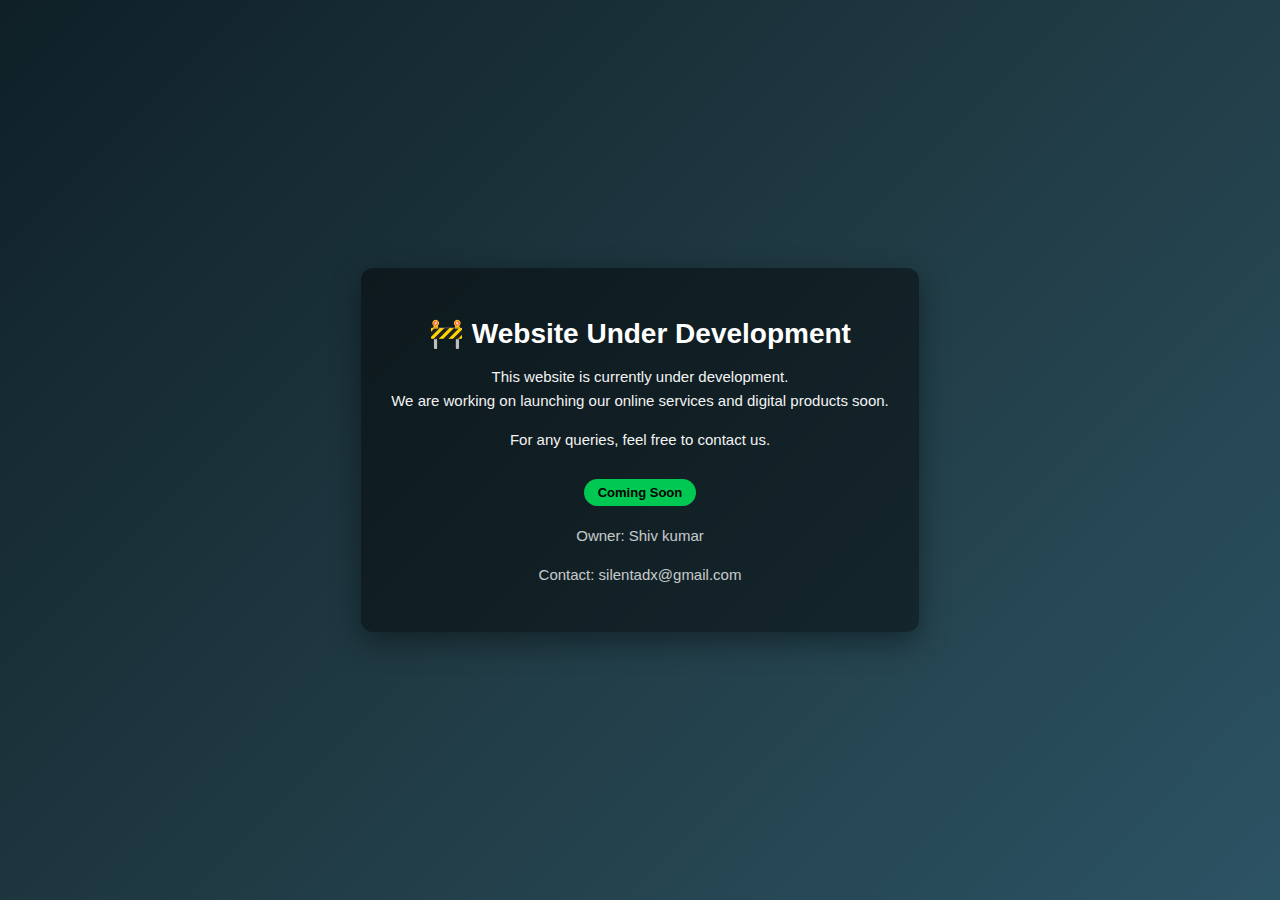
<file: index.html>
<!DOCTYPE html>
<html lang="en">
<head>
  <meta charset="UTF-8">
  <title>Website Under Development</title>
  <meta name="viewport" content="width=device-width, initial-scale=1.0">
  <meta name="description" content="Official website under development. Online services and digital products coming soon.">
  <style>
    body {
      margin: 0;
      font-family: Arial, sans-serif;
      background: linear-gradient(135deg, #0f2027, #203a43, #2c5364);
      color: #ffffff;
      display: flex;
      align-items: center;
      justify-content: center;
      height: 100vh;
      text-align: center;
    }
    .box {
      max-width: 520px;
      padding: 30px;
      background: rgba(0,0,0,0.45);
      border-radius: 12px;
      box-shadow: 0 10px 30px rgba(0,0,0,0.4);
    }
    h1 {
      margin-bottom: 12px;
      font-size: 28px;
    }
    p {
      font-size: 15px;
      line-height: 1.6;
      opacity: 0.95;
    }
    .tag {
      display: inline-block;
      margin-top: 12px;
      padding: 6px 14px;
      background: #00c853;
      color: #000;
      border-radius: 20px;
      font-size: 13px;
      font-weight: bold;
    }
    footer {
      margin-top: 18px;
      font-size: 13px;
      opacity: 0.8;
    }
  </style>
</head>
<body>

  <div class="box">
    <h1>🚧 Website Under Development</h1>

    <p>
      This website is currently under development.<br>
      We are working on launching our online services and digital products soon.
    </p>

    <p>
      For any queries, feel free to contact us.
    </p>

    <div class="tag">Coming Soon</div>

    <footer>
      <p>Owner: Shiv kumar</p>
      <p>Contact: silentadx@gmail.com</p>
    </footer>
  </div>

</body>
</html>
</file>
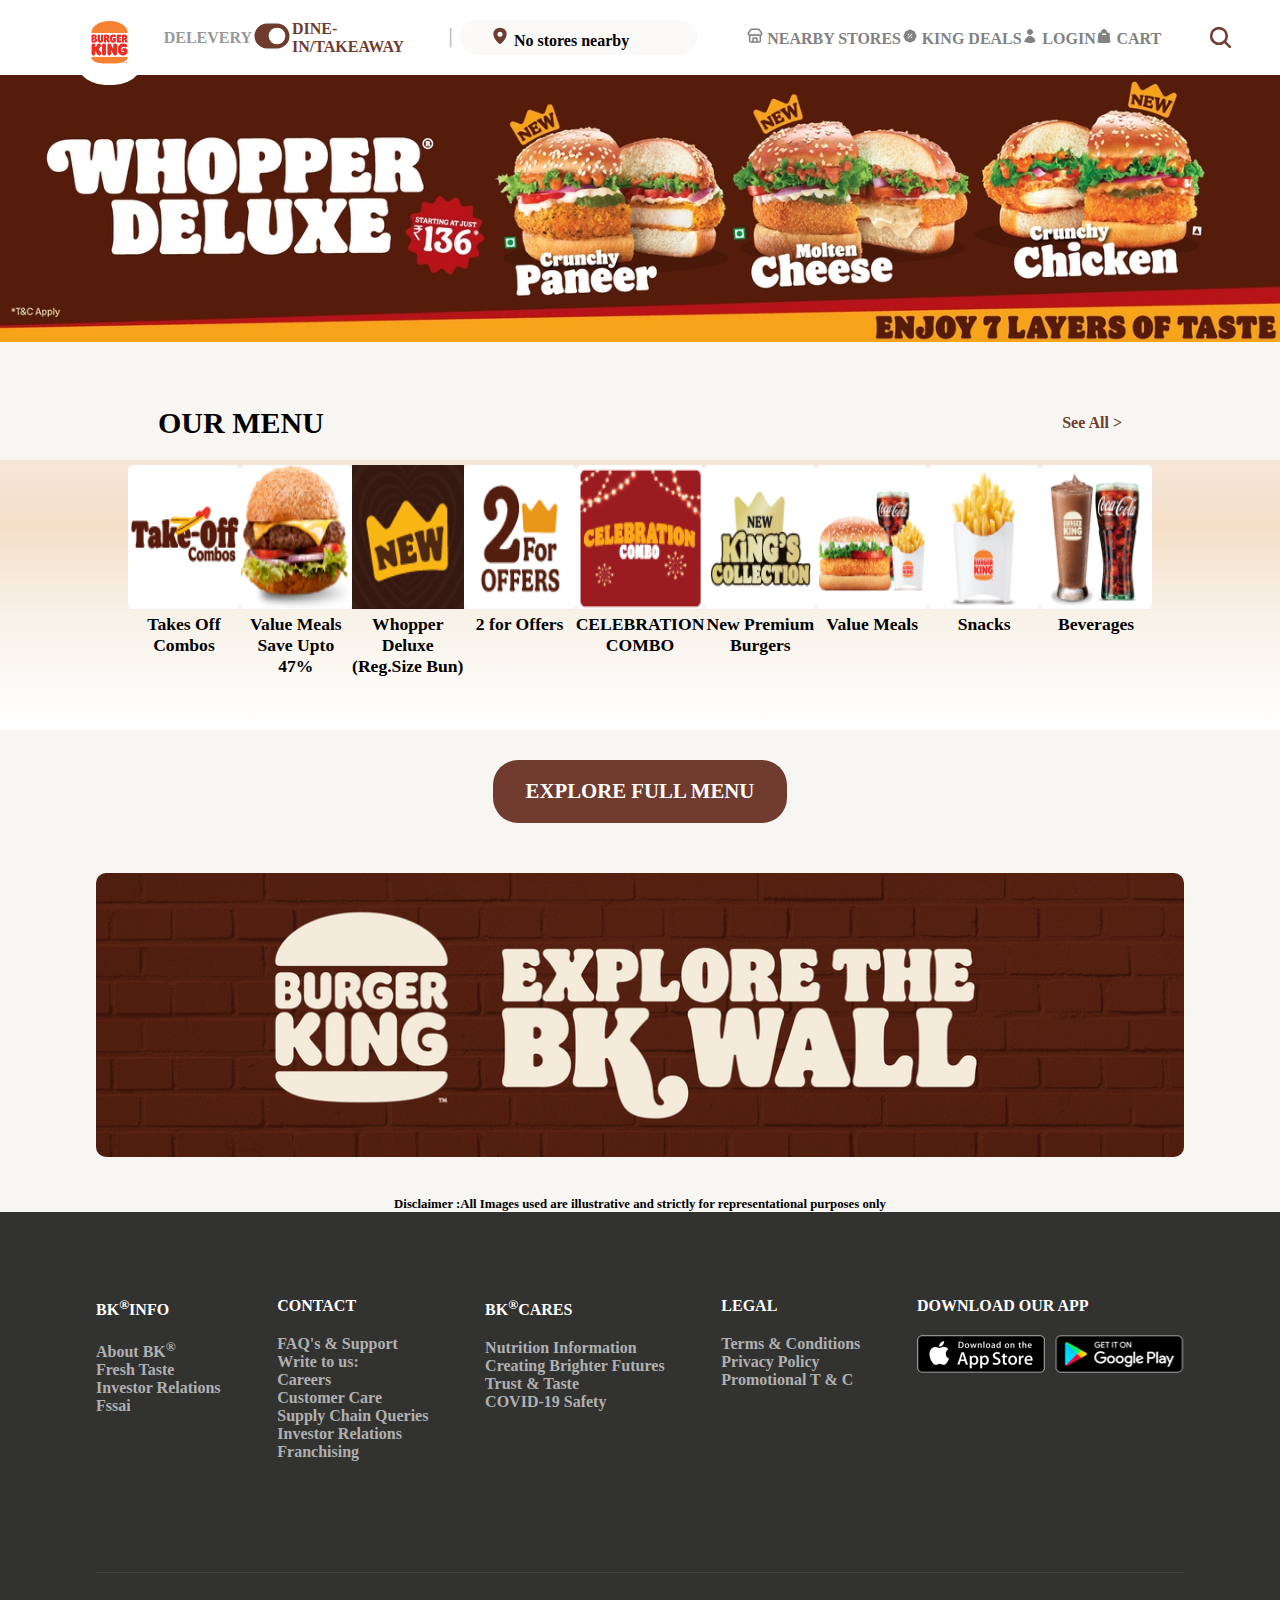
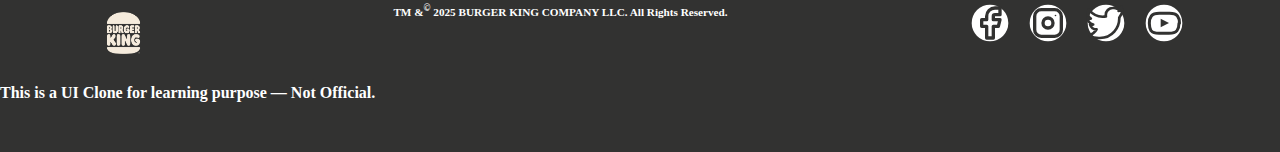
<file: burgerKingCloneUI/burgerKing.html>
<!DOCTYPE html>
<html lang="en">
  <head>
    <meta charset="UTF-8" />
    <meta name="viewport" content="width=device-width, initial-scale=1.0" />
    <title>Burger King Clone</title>

      <meta charset="UTF-8" />
  <meta name="viewport" content="width=device-width, initial-scale=1.0" />
  <title>Burger King Clone</title>
 
    <link rel="stylesheet" href="style.css" />
  </head>
  <body>
    <nav>
      <div class="navContainer">
        <div class="logo">
          <img
            style="width: 100%; height: 100%"
            src="./image/logo.png"
            alt="logo"
          />
        </div>
        <div class="deliveryButton">
          <li style="background-color: white" class="Delevery">DELEVERY</li>
          <li>
            <svg
              xmlns="http://www.w3.org/2000/svg"
              width="40"
              height="40"
              viewBox="0 0 24 24"
              fill="none"
              stroke="#6e3c2f"
              stroke-width="1"
              stroke-linecap="round"
              stroke-linejoin="round"
            >
              <!-- Switch background -->
              <rect x="2" y="5" width="20" height="14" rx="7" fill="#6e3c2f" />

              <!-- Knob -->
              <circle cx="15" cy="12" r="5.5" fill="#ffffff" />
            </svg>
          </li>
          <li>DINE-IN/TAKEAWAY</li>
          <hr class="hr">
        </div>
        <div class="searchContainer">
          <div class="searchContainerItem">
            <svg
              xmlns="http://www.w3.org/2000/svg"
              width="20"
              height="20"
              viewBox="0 0 24 24"
            >
              <!-- Clean filled pin (no overlapping paths) -->
              <path
                d="M12 2c-4.4 0-8 3.4-8 7.5c0 5.6 6.2 11 7.3 11.9c0.4 0.3 1 0.3 1.4 0
           c1.1-0.9 7.3-6.3 7.3-11.9C20 5.4 16.4 2 12 2z"
                fill="#6e3c2f"
              />

              <!-- White center -->
              <circle cx="12" cy="10" r="3" fill="#ffffff" />
            </svg>
            No stores nearby
          </div>
        </div>
        <div class="moreOption">
          <li class="nearbyStore">
            <svg
              xmlns="http://www.w3.org/2000/svg"
              width="16"
              height="16"
              viewBox="0 0 24 24"
              fill="none"
              stroke="rgb(130,130,130)"
              stroke-width="2.25"
              stroke-linecap="round"
              stroke-linejoin="round"
              class="lucide lucide-store-icon lucide-store"
            >
              <path d="M15 21v-5a1 1 0 0 0-1-1h-4a1 1 0 0 0-1 1v5" />
              <path
                d="M17.774 10.31a1.12 1.12 0 0 0-1.549 0 2.5 2.5 0 0 1-3.451 0 1.12 1.12 0 0 0-1.548 0 2.5 2.5 0 0 1-3.452 0 1.12 1.12 0 0 0-1.549 0 2.5 2.5 0 0 1-3.77-3.248l2.889-4.184A2 2 0 0 1 7 2h10a2 2 0 0 1 1.653.873l2.895 4.192a2.5 2.5 0 0 1-3.774 3.244"
              />
              <path d="M4 10.95V19a2 2 0 0 0 2 2h12a2 2 0 0 0 2-2v-8.05" />
            </svg>
            NEARBY STORES
          </li>
          <li class="deals">
            <svg
              xmlns="http://www.w3.org/2000/svg"
              viewBox="0 0 24 24"
              fill="currentColor"
              width="16"
              height="16"
            >
              <path
                fill-rule="evenodd"
                d="M11.99 2.243a4.49 4.49 0 0 0-3.398 1.55 4.49 4.49 0 0 0-3.497 1.306 4.491 4.491 0 0 0-1.307 3.498 4.491 4.491 0 0 0-1.548 3.397c0 1.357.6 2.573 1.548 3.397a4.491 4.491 0 0 0 1.307 3.498 4.49 4.49 0 0 0 3.498 1.307 4.49 4.49 0 0 0 3.397 1.549 4.49 4.49 0 0 0 3.397-1.549 4.49 4.49 0 0 0 3.497-1.307 4.491 4.491 0 0 0 1.306-3.497 4.491 4.491 0 0 0 1.55-3.398c0-1.357-.601-2.573-1.549-3.397a4.491 4.491 0 0 0-1.307-3.498 4.49 4.49 0 0 0-3.498-1.307 4.49 4.49 0 0 0-3.396-1.549Zm3.53 7.28a.75.75 0 0 0-1.06-1.06l-6 6a.75.75 0 1 0 1.06 1.06l6-6Zm-5.78-.905a1.125 1.125 0 1 0 0 2.25 1.125 1.125 0 0 0 0-2.25Zm4.5 4.5a1.125 1.125 0 1 0 0 2.25 1.125 1.125 0 0 0 0-2.25Z"
                clip-rule="evenodd"
              />
            </svg>
            KING DEALS
          </li>
          <li class="login">
            <svg
              xmlns="http://www.w3.org/2000/svg"
              fill="currentColor"
              viewBox="0 0 24 24"
              stroke-width="1.5"
              stroke="currentColor"
              class="size-6"
              width="16"
              height="16"
            >
              <path
                stroke-linecap="round"
                stroke-linejoin="round"
                d="M15.75 6a3.75 3.75 0 1 1-7.5 0 3.75 3.75 0 0 1 7.5 0ZM4.501 20.118a7.5 7.5 0 0 1 14.998 0A17.933 17.933 0 0 1 12 21.75c-2.676 0-5.216-.584-7.499-1.632Z"
              />
            </svg>
            LOGIN
          </li>
          <li class="cart">
            <svg
              xmlns="http://www.w3.org/2000/svg"
              fill="currentColor"
              viewBox="0 0 24 24"
              stroke-width="1.5"
              stroke="currentColor"
              class="size-6"
              width="16px"
              height="16px"
            >
              <path
                stroke-linecap="round"
                stroke-linejoin="round"
                d="M15.75 10.5V6a3.75 3.75 0 1 0-7.5 0v4.5m11.356-1.993 1.263 12c.07.665-.45 1.243-1.119 1.243H4.25a1.125 1.125 0 0 1-1.12-1.243l1.264-12A1.125 1.125 0 0 1 5.513 7.5h12.974c.576 0 1.059.435 1.119 1.007ZM8.625 10.5a.375.375 0 1 1-.75 0 .375.375 0 0 1 .75 0Zm7.5 0a.375.375 0 1 1-.75 0 .375.375 0 0 1 .75 0Z"
              />
            </svg>
            CART
          </li>
        </div>
        <div class="SearchIcon">
          <svg
            xmlns="http://www.w3.org/2000/svg"
            fill="none"
            viewBox="0 0 24 24"
            stroke-width="2.5"
            stroke="rgb(115,65,52)"
            class="size-6"
            width="25px"
            height="25px"
          >
            <path
              stroke-linecap="round"
              stroke-linejoin="round"
              d="m21 21-5.197-5.197m0 0A7.5 7.5 0 1 0 5.196 5.196a7.5 7.5 0 0 0 10.607 10.607Z"
            />
          </svg>
        </div>
      </div>
    </nav>

    <div class="maincontainer">
      <img
        style="width: 100%"
        class="banner"
        src="./image/Burger.jpeg"
        alt=""
      />
    </div>

    <div class="menu">
      <div class="ourMenu">OUR MENU</div>
      <div style="color: rgb(111, 60, 47)">See All ></div>
    </div>
    <div class="menuContainer">
      <div class="menuContainerList">
        <div class="takeOfCombose">
          <img
            style="width: 100%; height: 100%"
            src="./image/takeOf combos.jpeg"
            alt=""
          />
          <p>
            Takes Off <br />
            Combos
          </p>
        </div>
        <div class="takeOfCombose">
          <img
            style="width: 100%; height: 100%"
            src="./image/value.png"
            alt=""
          />
          <p>
            Value Meals <br />
            Save Upto 47%
          </p>
        </div>
        <div class="takeOfCombose">
          <img
            style="width: 100%; height: 100%"
            src="./image/whoper.jpeg"
            alt=""
          />
          <p>Whopper Deluxe (Reg.Size Bun)</p>
        </div>
        <div class="takeOfCombose">
          <img
            style="width: 100%; height: 100%"
            src="./image/2ForOffer.jpeg"
            alt=""
          />
          <p>2 for Offers</p>
        </div>
        <div class="takeOfCombose">
          <img
            style="width: 100%; height: 100%"
            src="./image/celebrationt.jpeg"
            alt=""
          />
          <p>CELEBRATION COMBO</p>
        </div>
        <div class="takeOfCombose">
          <img
            style="width: 100%; height: 100%"
            src="./image/newPremium.jpeg"
            alt=""
          />
          <p>New Premium Burgers</p>
        </div>
        <div class="takeOfCombose">
          <img
            style="width: 100%; height: 100%"
            src="./image/valueMeals.jpeg"
            alt=""
          />
          <p>Value Meals</p>
        </div>
        <div class="takeOfCombose">
          <img
            style="width: 100%; height: 100%"
            src="./image/snacks.jpeg"
            alt=""
          />
          <p>Snacks</p>
        </div>
        <div class="takeOfCombose">
          <img
            style="width: 100%; height: 100%"
            src="./image/beverags.jpeg"
            alt=""
          />
          <p>Beverages</p>
        </div>
      </div>
    </div>
    <div class="exploreFullMenu">
      <p class="exploreFullMenuText">EXPLORE FULL MENU</p>
    </div>
    <div class="burgerBanner2">
      <img style="width: 100%; height: 100%" src="./image/burger2.jpg" alt="" />
    </div>
    <div class="disclaimer">
      <p style="font-weight: 900" class="disclaimerText">Disclaimer :</p>
      All Images used are illustrative and strictly for representational
      purposes only
    </div>

    <footer>
      <div class="footeMain">
      <div class="footer">
        <div class="footerContainer">
          <div class="bkInfo">
            <p style="color: white; font-weight: 900">BK<sup>®</sup>INFO</p>
            <div class="infoList">
              <li>About BK<sup>®</sup></li>
              <li>Fresh Taste</li>
              <li>Investor Relations</li>
              <li>Fssai</li>
            </div>
          </div>

          <div class="bkInfo">
            <p style="color: white; font-weight: 900">CONTACT</p>
            <div class="infoList">
              <li>FAQ's & Support</li>
              <li>Write to us:</li>
              <li>Careers</li>
              <li>Customer Care</li>
              <li>Supply Chain Queries</li>
              <li>Investor Relations</li>
              <li>Franchising</li>
            </div>
          </div>

          <div class="bkInfo">
            <p style="color: white; font-weight: 900">BK<sup>®</sup>CARES</p>
            <div class="infoList">
              <li>Nutrition Information</li>
              <li>Creating Brighter Futures</li>
              <li>Trust & Taste</li>
              <li>COVID-19 Safety</li>
            </div>
          </div>

          <div class="bkInfo">
            <p style="color: white; font-weight: 900">LEGAL</p>
            <div class="infoList">
              <li>Terms & Conditions</li>
              <li>Privacy Policy</li>
              <li>Promotional T & C</li>
            </div>
          </div>

          <div class="bkInfo">
            <p style="color: white; font-weight: 900">DOWNLOAD OUR APP</p>
            <div class="download">
               <li><img src="./image/playStoredownload.png" alt=""></li>
              <li style="margin-left: 10px;"><img src="./image/AppleStoredownload.png" alt=""></li>
            </div>
          </div>
        </div>
      
      </div>
     <div class="line"></div>
     <div class="navButtom">
      <div class="navLog">
        <img style="width: 100%; height: 100%;" src="./image/logoNav.png" alt="">
      </div>
      <div style="color: white; font-weight: 900; font-size: 0.7rem;">TM &<sup>©</sup> 2025 BURGER KING COMPANY LLC. All Rights Reserved.</div>
      <div>
  <ul class="social-icons">

  <li>
    <svg xmlns="http://www.w3.org/2000/svg" width="40" height="40" viewBox="0 0 24 24" fill="none" aria-hidden="true">
     
      <circle cx="12" cy="12" r="11" fill="white"/>
     
      <path d="M7 10v4h3v7h4v-7h3l1-4h-4v-2a1 1 0 0 1 1-1h3v-4h-3a5 5 0 0 0-5 5v2h-3z"
            fill="none" stroke="rgb(50,50,49)" stroke-width="2" stroke-linecap="round" stroke-linejoin="round"/>
    </svg>
  </li>

  <li>
    <svg xmlns="http://www.w3.org/2000/svg" width="40" height="40" viewBox="0 0 24 24" fill="none" aria-hidden="true">
      <circle cx="12" cy="12" r="11" fill="white"/>
    
      <rect x="4" y="4" width="16" height="16" rx="4" ry="4"
            fill="none" stroke="rgb(50,50,49)" stroke-width="2" stroke-linecap="round" stroke-linejoin="round"/>
     
      <circle cx="12" cy="12" r="3" fill="none" stroke="rgb(50,50,49)" stroke-width="2" stroke-linecap="round" stroke-linejoin="round"/>
   
      <circle cx="16.5" cy="7.5" r="0.5" fill="rgb(50,50,49)"/>
    </svg>
  </li>


  <li>
    <svg xmlns="http://www.w3.org/2000/svg" width="40" height="40" viewBox="0 0 24 24" fill="none" aria-hidden="true">
      <circle cx="12" cy="12" r="11" fill="white"/>
      <path d="M22 4.01c-.77.35-1.6.59-2.46.69a4.15 4.15 0 0 0 1.82-2.29c-.8.48-1.68.83-2.62 1.02A4.13 4.13 0 0 0 16 3c-2.28 0-4.13 1.85-4.13 4.13 0 .32.04.63.1.93C7.69 8.87 4.07 6.9 1.64 3.9c-.35.6-.55 1.3-.55 2.05 0 1.42.72 2.67 1.82 3.41a4.11 4.11 0 0 1-1.87-.52v.05c0 1.98 1.41 3.63 3.28 4.01a4.13 4.13 0 0 1-1.86.07c.53 1.66 2.07 2.87 3.89 2.9A8.28 8.28 0 0 1 2 19.54 11.68 11.68 0 0 0 8.29 21c7.55 0 11.68-6.26 11.68-11.68 0-.18 0-.35-.01-.53A8.35 8.35 0 0 0 22 4.01z"
            fill="none" stroke="rgb(50,50,49)" stroke-width="1.6" stroke-linecap="round" stroke-linejoin="round"/>
    </svg>
  </li>

 
  <li>
    <svg xmlns="http://www.w3.org/2000/svg" width="40" height="40" viewBox="0 0 24 24" fill="none" aria-hidden="true">
      <circle cx="12" cy="12" r="11" fill="white"/>
     
      <path d="M21 12.2c0 1.9-.4 3.4-1.2 4.4-.9 1.1-2.3 1.6-4.8 1.6H9c-2.5 0-3.9-.5-4.8-1.6C3.6 15.6 3.2 14.1 3.2 12.2 3.2 10.3 3.6 8.8 4.4 7.8c.9-1.1 2.3-1.6 4.8-1.6h6.1c2.5 0 3.9.5 4.8 1.6.8 1 1.2 2.5 1.2 4.4z"
            fill="none" stroke="rgb(50,50,49)" stroke-width="1.8" stroke-linecap="round" stroke-linejoin="round"/>
    
      <path d="M10 9.5l5 2.5-5 2.5z" fill="rgb(50,50,49)"/>
    </svg>
  </li>
</ul>
      </div>
     </div>
     <p style="color: white;">This is a UI Clone for learning purpose — Not Official.
</p>
     </div>
    </footer>
  </body>
</html>
</file>
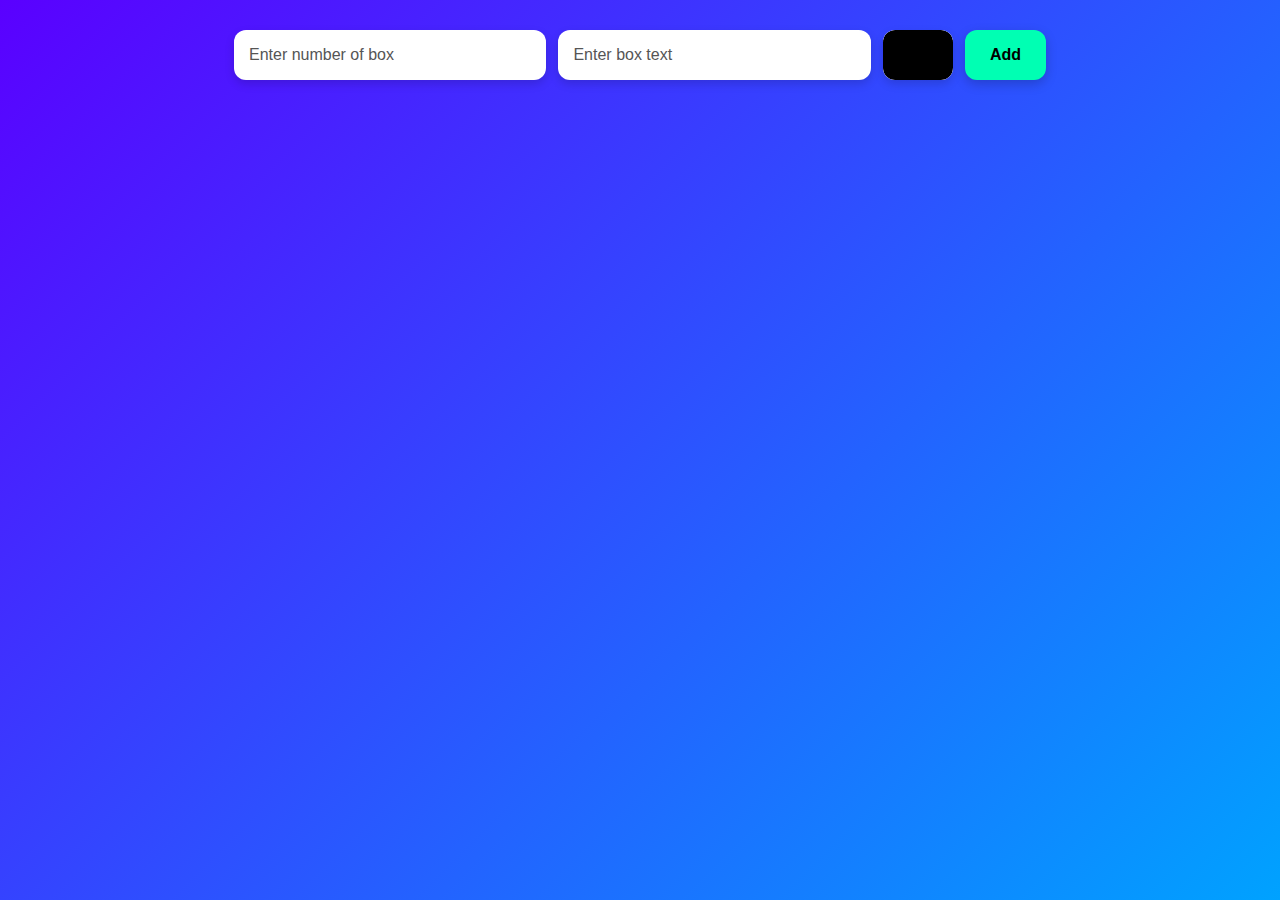
<file: Colorful Box Maker/colorBox.html>
<!DOCTYPE html>
<html lang="en">
  <head>
    <meta charset="UTF-8" />
    <meta name="viewport" content="width=device-width, initial-scale=1.0" />
    <title>Color Box Maker</title>
    <link rel="stylesheet" href="colorBox.css" />
  </head>
  <body>
    <div class="inputContainer">
      <input id="input" type="text" placeholder="Enter number of box" />
      <input id="textInput" type="text" placeholder="Enter box text" />

      <input id="color" type="color" />
      <button id="button">Add</button>
    </div>
    <div id="boxContainer">
     
    </div>
  </body>
  <script src="colorBox.js"></script>
</html>
</file>
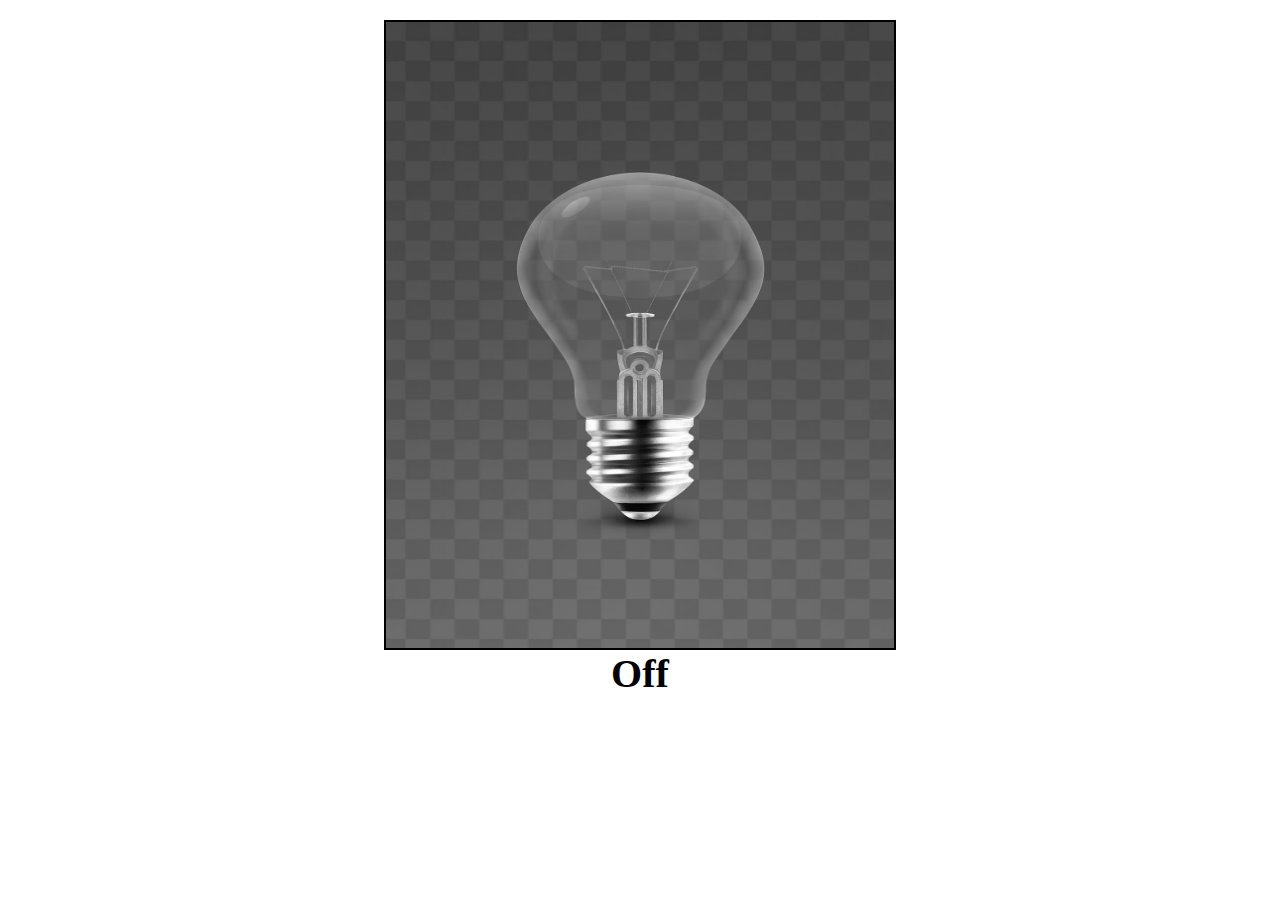
<file: lightToggleProject/light.html>
<!DOCTYPE html>
<html lang="en">
<head>
  <meta charset="UTF-8">
  <meta name="viewport" content="width=device-width, initial-scale=1.0">
  <title>Light Toggle</title>
  <link rel="stylesheet" href="light.css">
</head>
<body>
  <!-- <img src="./download.jpeg" alt=""> -->

<div class="blubContainer">
  <img class="blub_image" src="./blubOff.jpeg" alt="">
</div>
<p>Off</p>

</body>
<script src="./light.js"></script>
</html>
</file>
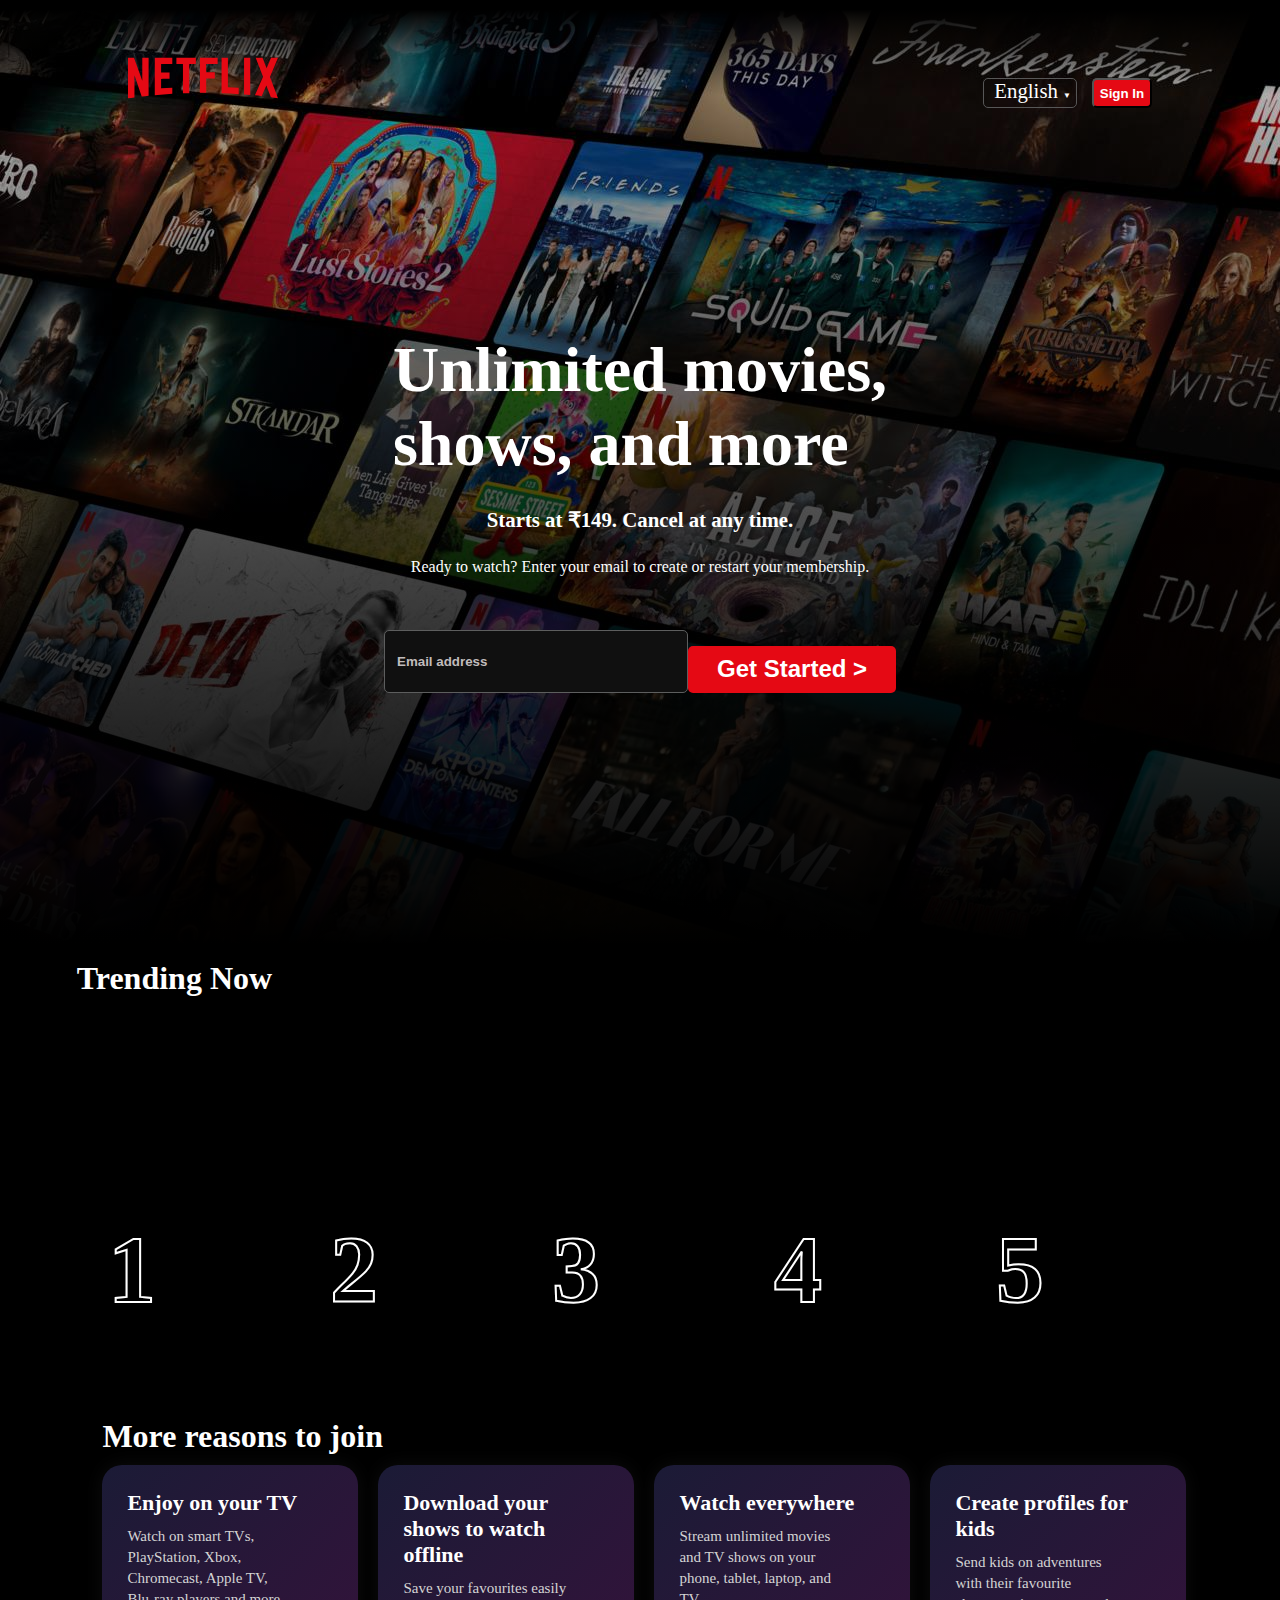
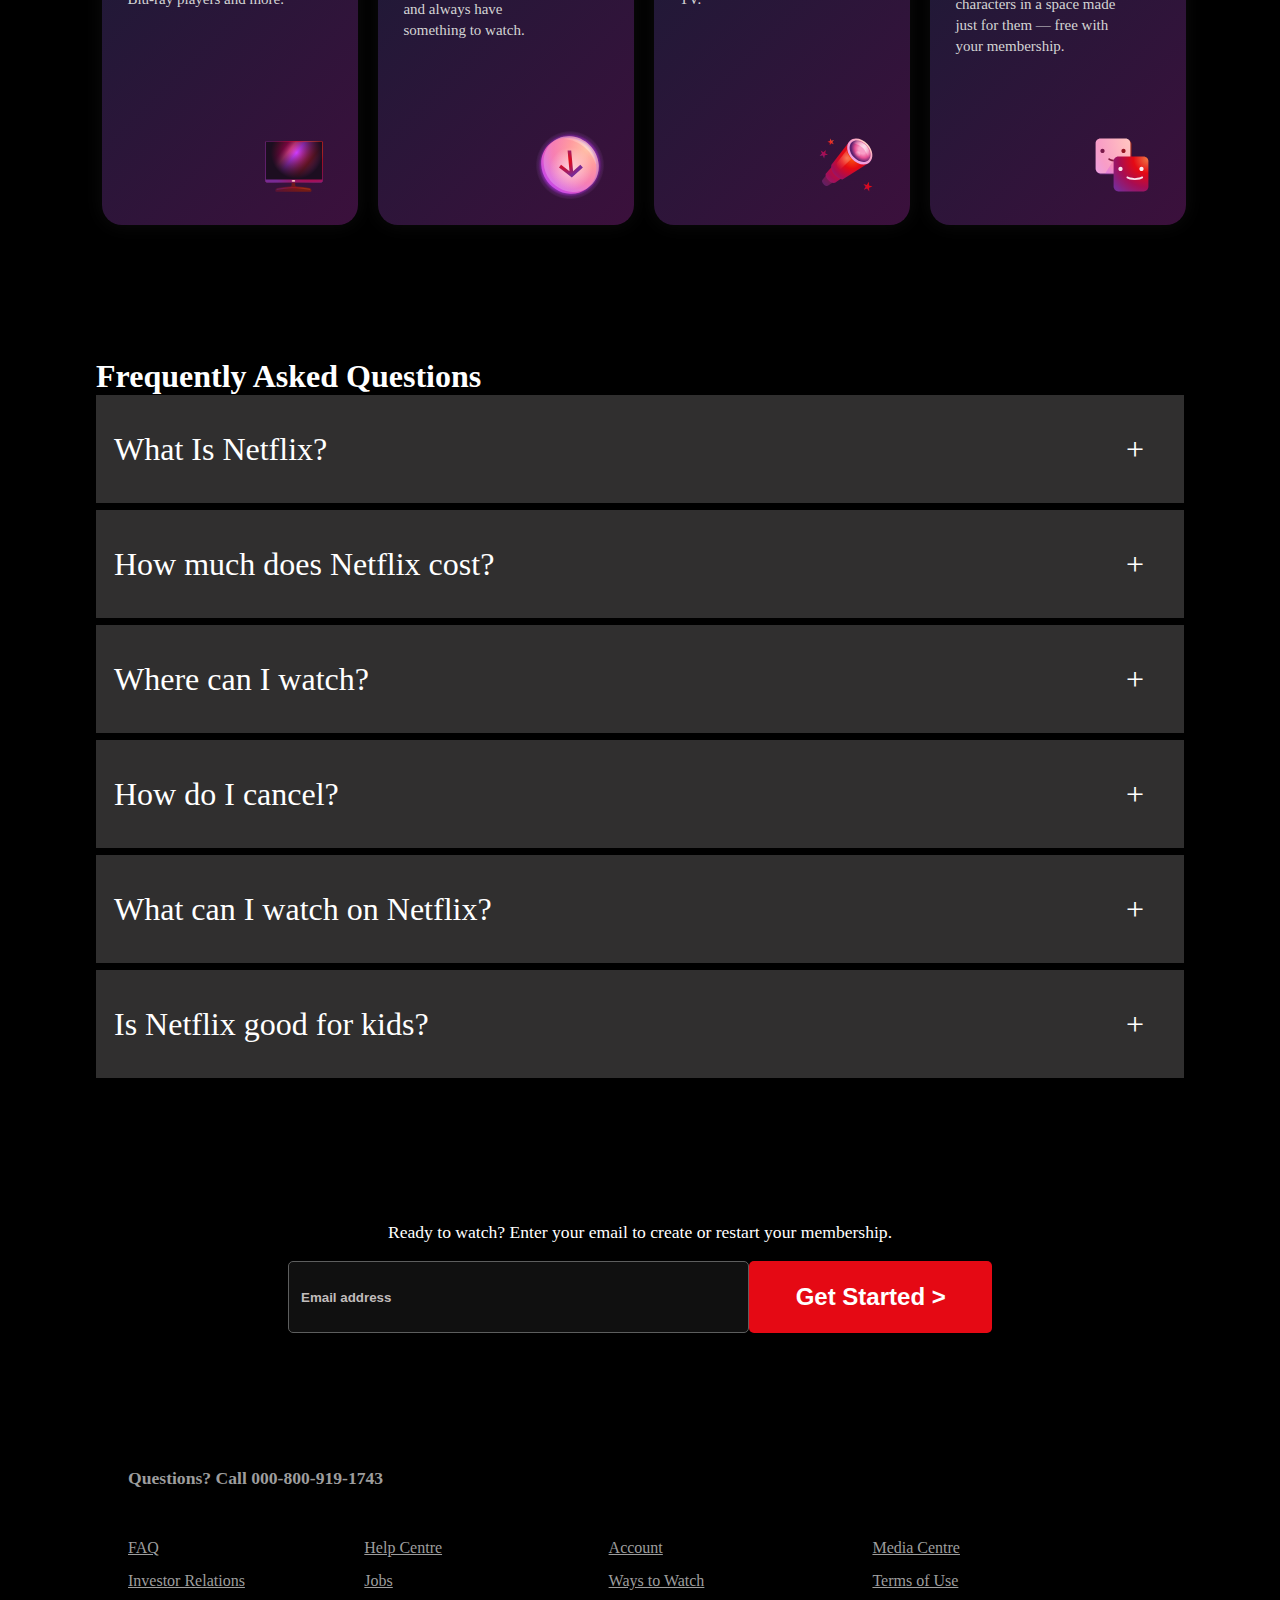
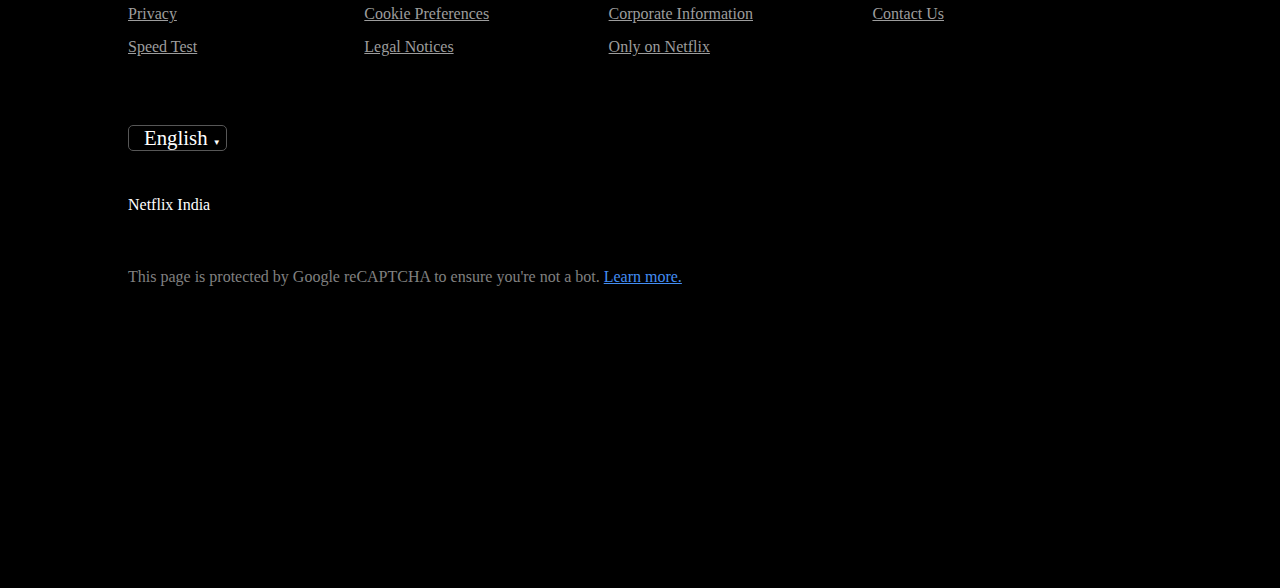
<file: netflixCloneUI/netflixClone.html>
<!DOCTYPE html>
<html lang="en">

<head>
  <meta charset="UTF-8">
  <meta name="viewport" content="width=device-width, initial-scale=1.0">
  <title>Netflix UI clone</title>

  <link rel="stylesheet" href="style.css">
</head>

<body>
  <div class="mainContainer">
    <div class="blackTransparency">
      <div class="netflixContainerLogin">
        <div class="netflixLogo">
          <svg viewBox="0 0 111 30" version="1.1" xmlns="http://www.w3.org/2000/svg">
            <g>
              <path fill="#E50914"
                d="M105.06233,14.2806261 L110.999156,30 C109.249227,29.7497422 107.500234,29.4366857 105.718437,29.1554972 L102.374168,20.4686475 L98.9371075,28.4375293 C97.2499766,28.1563408 95.5928391,28.061674 93.9057081,27.8432843 L99.9372012,14.0931671 L94.4680851,0 L99.5313525,0 L102.593495,7.87421502 L105.874965,0 L110.999156,0 L105.06233,14.2806261 Z M90.4686475,0 L85.8749649,0 L85.8749649,27.2499766 C87.3746368,27.3437061 88.9371075,27.4055675 90.4686475,27.5930265 L90.4686475,0 Z M81.9055207,26.93692 C77.7186241,26.6557316 73.5307901,26.4064111 69.250164,26.3117443 L69.250164,0 L73.9366389,0 L73.9366389,21.8745899 C76.6248008,21.9373887 79.3120255,22.1557784 81.9055207,22.2804387 L81.9055207,26.93692 Z M64.2496954,10.6561065 L64.2496954,15.3435186 L57.8442216,15.3435186 L57.8442216,25.9996251 L53.2186709,25.9996251 L53.2186709,0 L66.3436123,0 L66.3436123,4.68741213 L57.8442216,4.68741213 L57.8442216,10.6561065 L64.2496954,10.6561065 Z M45.3435186,4.68741213 L45.3435186,26.2498828 C43.7810479,26.2498828 42.1876465,26.2498828 40.6561065,26.3117443 L40.6561065,4.68741213 L35.8121661,4.68741213 L35.8121661,0 L50.2183897,0 L50.2183897,4.68741213 L45.3435186,4.68741213 Z M30.749836,15.5928391 C28.687787,15.5928391 26.2498828,15.5928391 24.4999531,15.6875059 L24.4999531,22.6562939 C27.2499766,22.4678976 30,22.2495079 32.7809542,22.1557784 L32.7809542,26.6557316 L19.812541,27.6876933 L19.812541,0 L32.7809542,0 L32.7809542,4.68741213 L24.4999531,4.68741213 L24.4999531,10.9991564 C26.3126816,10.9991564 29.0936358,10.9054269 30.749836,10.9054269 L30.749836,15.5928391 Z M4.78114163,12.9684132 L4.78114163,29.3429562 C3.09401069,29.5313525 1.59340144,29.7497422 0,30 L0,0 L4.4690224,0 L10.562377,17.0315868 L10.562377,0 L15.2497891,0 L15.2497891,28.061674 C13.5935889,28.3437998 11.906458,28.4375293 10.1246602,28.6868498 L4.78114163,12.9684132 Z">
              </path>
            </g>
          </svg>

        </div>
        <div class="singIn">
          <li class="language">
            English <span style="font-size: 0.5rem; margin-bottom: 5px;margin-right: 5px;">▼ </span>
          </li>
          <button
            style="width: 60px;height: 30px; background-color: rgb(229,9,20); color: white; font-weight: 700; border-radius: 5px;"
            class="button">Sign In</button>
        </div>
      </div>
      <div class="UnlimitedMovies">

        <li class="moviesHeading">Unlimited movies, <br> shows, and more</li>
        <li style="font-size: 1.3rem; font-weight: 900;">Starts at ₹149. Cancel at any time.

        </li>
        <li>Ready to watch? Enter your email to create or restart your membership.</li>
        <li class="emailContainer">
          <input class="emailInput" type="email" placeholder="Email address">
          <button class="getstart">Get Started ></button>
        </li>
      </div>
    </div>
  </div>
  </div>
  <p style="margin-top: 15px; margin-bottom: 10px;margin-left: 6%; font-size: 2rem; font-weight: bold; color: white;">
    Trending Now</p>
  <div class="terndingNow">
    <div class="movie1"><span class="movieNo">1</span>
    </div>
    <div class="movie2"><span class="movieNo">2</span></div>
    <div class="movie3"><span class="movieNo">3</span></div>
    <div class="movie4"><span class="movieNo">4</span></div>
    <div class="movie5"><span class="movieNo">5</span></div>

  </div>

  <div class="moreReasonJoin">
    <p style="font-size: 2rem; color: white;margin-left: 10%; margin-top: 5%; margin-bottom: 10px; font-weight: 900;">
      More reasons to join</p>
    <div class="enjoyYourTV">
      <div class="enjoyYourTVList">
        <h3>Enjoy on your TV</h3>
        <p>
          Watch on smart TVs, PlayStation, Xbox, Chromecast, Apple TV,
          Blu-ray players and more.
        </p>

        <div class="tvIcon">
          <svg width="72" height="72" viewBox="0 0 72 72" fill="none">
            <g id="television-core-small">
              <path id="Vector" fill-rule="evenodd" clip-rule="evenodd"
                d="M37.2 53.3992C37.2 52.7365 36.6628 52.1992 36 52.1992H34.8C34.1373 52.1992 33.6 52.7365 33.6 53.3992V56.2636C33.6 56.9129 33.0834 57.4433 32.4347 57.4739C30.3013 57.5744 28.1719 57.7834 26.0546 58.1011L19.444 59.0926C18.2692 59.2688 17.4 60.2782 17.4 61.4662V62.0992C17.4 62.4304 17.6686 62.6992 18 62.6992H52.8C53.1314 62.6992 53.4 62.4304 53.4 62.0992V61.4662C53.4 60.2782 52.5309 59.2688 51.3561 59.0926L44.7454 58.1011C42.6282 57.7834 40.4987 57.5744 38.3653 57.4739C37.7167 57.4433 37.2 56.9129 37.2 56.2636V53.3992Z"
                fill="url(#paint0_radial_5179_1308)"></path>
              <path id="Vector_2"
                d="M18.6 60.7388C18.6 60.2306 18.9587 59.796 19.4602 59.711C22.0196 59.2775 29.7585 58.0508 35.4 58.0508C41.0415 58.0508 48.7804 59.2775 51.3398 59.711C51.8412 59.796 52.2 60.2306 52.2 60.7388C52.2 60.902 52.0575 61.0268 51.8967 61.0004C50.1219 60.707 40.9704 59.2409 35.4 59.2409C29.8295 59.2409 20.678 60.707 18.9033 61.0004C18.7425 61.0268 18.6 60.902 18.6 60.7388Z"
                fill="url(#paint1_radial_5179_1308)"></path>
              <path id="Vector_3"
                d="M63 12H8.99995C8.00584 12 7.19995 12.8059 7.19995 13.8V51.6C7.19995 52.5941 8.00584 53.4 8.99995 53.4H63C63.9941 53.4 64.8 52.5941 64.8 51.6V13.8C64.8 12.8059 63.9941 12 63 12Z"
                fill="url(#paint2_linear_5179_1308)"></path>
              <path id="Vector_4"
                d="M63 12H8.99995C8.00584 12 7.19995 12.8059 7.19995 13.8V51.6C7.19995 52.5941 8.00584 53.4 8.99995 53.4H63C63.9941 53.4 64.8 52.5941 64.8 51.6V13.8C64.8 12.8059 63.9941 12 63 12Z"
                fill="url(#paint3_radial_5179_1308)"></path>
              <path id="Vector_5" fill-rule="evenodd" clip-rule="evenodd"
                d="M8.99995 12.6H63C63.663 12.6 64.2 13.1372 64.2 13.8V50.4H7.79995V13.8C7.79995 13.1372 8.33719 12.6 8.99995 12.6ZM7.19995 50.4V13.8C7.19995 12.8059 8.00581 12 8.99995 12H63C63.9942 12 64.8 12.8059 64.8 13.8V50.4V51.6C64.8 52.5941 63.9942 53.4 63 53.4H8.99995C8.00581 53.4 7.19995 52.5941 7.19995 51.6V50.4Z"
                fill="url(#paint4_radial_5179_1308)"></path>
              <path id="Vector_6"
                d="M35.4 52.8C36.3941 52.8 37.2 52.3971 37.2 51.9C37.2 51.4029 36.3941 51 35.4 51C34.4059 51 33.6 51.4029 33.6 51.9C33.6 52.3971 34.4059 52.8 35.4 52.8Z"
                fill="url(#paint5_radial_5179_1308)"></path>
            </g>
            <defs>
              <radialGradient id="paint0_radial_5179_1308" cx="0" cy="0" r="1" gradientUnits="userSpaceOnUse"
                gradientTransform="translate(50.3269 49.3723) rotate(118.526) scale(55.1579 46.2871)">
                <stop stop-color="#802600"></stop>
                <stop offset="0.333333" stop-color="#6F181D"></stop>
                <stop offset="0.666667" stop-color="#5B1333"></stop>
                <stop offset="1" stop-color="#391945"></stop>
              </radialGradient>
              <radialGradient id="paint1_radial_5179_1308" cx="0" cy="0" r="1" gradientUnits="userSpaceOnUse"
                gradientTransform="translate(48.1077 53.6128) rotate(158.116) scale(32.7275 42.219)">
                <stop stop-color="#99421D"></stop>
                <stop offset="0.333333" stop-color="#99161D"></stop>
                <stop offset="0.666667" stop-color="#7D1845"></stop>
                <stop offset="1" stop-color="#59216E"></stop>
              </radialGradient>
              <linearGradient id="paint2_linear_5179_1308" x1="10.4727" y1="14.9572" x2="56.1755" y2="51.4814"
                gradientUnits="userSpaceOnUse">
                <stop stop-color="#99161D"></stop>
                <stop offset="0.245283" stop-color="#CA005B"></stop>
                <stop offset="0.346698" stop-color="#FF479A"></stop>
                <stop offset="0.46934" stop-color="#CC3CFF"></stop>
                <stop offset="0.735849" stop-color="#BC1A22"></stop>
                <stop offset="1" stop-color="#C94FF5"></stop>
              </linearGradient>
              <radialGradient id="paint3_radial_5179_1308" cx="0" cy="0" r="1" gradientUnits="userSpaceOnUse"
                gradientTransform="translate(38.6181 23.8286) rotate(90) scale(25.9571 25.8545)">
                <stop stop-color="#1C0E20" stop-opacity="0"></stop>
                <stop offset="1" stop-color="#1C0E20"></stop>
              </radialGradient>
              <radialGradient id="paint4_radial_5179_1308" cx="0" cy="0" r="1" gradientUnits="userSpaceOnUse"
                gradientTransform="translate(54 20.1938) rotate(144.293) scale(47.2897 44.8232)">
                <stop stop-color="#EF7744"></stop>
                <stop offset="0.333333" stop-color="#E50914"></stop>
                <stop offset="0.666667" stop-color="#A70D53"></stop>
                <stop offset="1" stop-color="#792A95"></stop>
              </radialGradient>
              <radialGradient id="paint5_radial_5179_1308" cx="0" cy="0" r="1" gradientUnits="userSpaceOnUse"
                gradientTransform="translate(36.525 51.3562) rotate(135) scale(4.58735)">
                <stop stop-color="#FFDCCC"></stop>
                <stop offset="0.333333" stop-color="#FFBDC0"></stop>
                <stop offset="0.666667" stop-color="#F89DC6"></stop>
                <stop offset="1" stop-color="#E4A1FA"></stop>
              </radialGradient>
            </defs>
          </svg>
          </svg>
        </div>
      </div>
      <div class="enjoyYourTVList">
        <h3>Download your shows to watch offline</h3>
        <p>
          Save your favourites easily and always have something to watch.
        </p>

        <div class="tvIcon">
          <svg width="72" height="72" viewBox="0 0 72 72" fill="none">
            <g id="download-core-small">
              <path id="Vector"
                d="M36 70.2008C54.8882 70.2008 70.2001 54.8889 70.2001 36.0008C70.2001 17.1126 54.8882 1.80078 36 1.80078C17.1119 1.80078 1.80005 17.1126 1.80005 36.0008C1.80005 54.8889 17.1119 70.2008 36 70.2008Z"
                fill="url(#paint0_radial_5179_7940)"></path>
              <path id="Vector_2" opacity="0.4"
                d="M64.7658 36.195C65.5206 51.5916 53.7908 63.5824 38.5668 62.977C23.3428 62.3722 10.3893 49.4 9.63446 34.0034C8.87954 18.6068 20.6091 6.61594 35.8331 7.22116C51.0571 7.82638 64.0104 20.7984 64.7658 36.195Z"
                fill="url(#paint1_radial_5179_7940)"></path>
              <path id="Vector_3"
                d="M62.3657 37.9958C63.1205 53.3924 51.3908 65.3832 36.1668 64.7778C20.9428 64.173 7.9893 51.2008 7.23444 35.8041C6.47952 20.4075 18.2091 8.41672 33.4331 9.02194C48.6571 9.62716 61.6103 22.5992 62.3657 37.9958Z"
                fill="url(#paint2_radial_5179_7940)"></path>
              <path id="Vector_4" opacity="0.5"
                d="M64.7658 36.195C65.5206 51.5916 53.7908 63.5824 38.5668 62.977C23.3428 62.3722 10.3893 49.4 9.63446 34.0034C8.87954 18.6068 20.6091 6.61594 35.8331 7.22116C51.0571 7.82638 64.0104 20.7984 64.7658 36.195Z"
                fill="url(#paint3_radial_5179_7940)"></path>
              <path id="Vector_5" opacity="0.6"
                d="M36.9 60.6C48.6636 60.6 58.2 51.0637 58.2 39.3C58.2 27.5363 48.6636 18 36.9 18C25.1363 18 15.6 27.5363 15.6 39.3C15.6 51.0637 25.1363 60.6 36.9 60.6Z"
                fill="url(#paint4_radial_5179_7940)"></path>
              <path id="Vector_6" fill-rule="evenodd" clip-rule="evenodd"
                d="M39.0849 42.2727L46.3387 35.76L48.8945 38.5142L38.9118 47.477L37.8466 48.4333L36.6071 47.477L24.9899 38.5142L27.0434 35.76L35.4849 42.2727L33.6 21.6016H37.2L39.0849 42.2727Z"
                fill="url(#paint5_radial_5179_7940)"></path>
              <path id="Vector_7" opacity="0.4" fill-rule="evenodd" clip-rule="evenodd"
                d="M61.6566 34.9618C61.7832 35.3893 62.391 35.3233 62.3694 34.878C61.6962 21.1369 50.1509 9.55975 36.5817 9.01957C34.4606 8.93515 32.4155 9.12541 30.4772 9.55909C30.0745 9.64915 30.1575 10.2082 30.5697 10.2246C45.0094 10.7979 57.6246 21.2971 61.6566 34.9618Z"
                fill="url(#paint6_radial_5179_7940)"></path>
            </g>
            <defs>
              <radialGradient id="paint0_radial_5179_7940" cx="0" cy="0" r="1" gradientUnits="userSpaceOnUse"
                gradientTransform="translate(36.0001 36.1837) rotate(-90) scale(34.3829)">
                <stop offset="0.782019" stop-color="#982DBE"></stop>
                <stop offset="0.906819" stop-color="#B038DC" stop-opacity="0.2"></stop>
                <stop offset="1" stop-color="#E4A1FA" stop-opacity="0"></stop>
              </radialGradient>
              <radialGradient id="paint1_radial_5179_7940" cx="0" cy="0" r="1" gradientUnits="userSpaceOnUse"
                gradientTransform="translate(52.9937 20.0992) rotate(135) scale(49.9836)">
                <stop stop-color="#FFDCCC"></stop>
                <stop offset="0.333333" stop-color="#FFBDC0"></stop>
                <stop offset="0.666667" stop-color="#F89DC6"></stop>
                <stop offset="1" stop-color="#E4A1FA"></stop>
              </radialGradient>
              <radialGradient id="paint2_radial_5179_7940" cx="0" cy="0" r="1" gradientUnits="userSpaceOnUse"
                gradientTransform="translate(52.7999 19.6937) rotate(135) scale(53.1037)">
                <stop stop-color="#FFA984"></stop>
                <stop offset="0.333333" stop-color="#FF787F"></stop>
                <stop offset="0.666667" stop-color="#F45FA2"></stop>
                <stop offset="1" stop-color="#C44AF1"></stop>
              </radialGradient>
              <radialGradient id="paint3_radial_5179_7940" cx="0" cy="0" r="1" gradientUnits="userSpaceOnUse"
                gradientTransform="translate(52.9937 20.0992) rotate(135) scale(49.9836)">
                <stop stop-color="#FFDCCC"></stop>
                <stop offset="0.333333" stop-color="#FFBDC0"></stop>
                <stop offset="0.666667" stop-color="#F89DC6"></stop>
                <stop offset="1" stop-color="#E4A1FA"></stop>
              </radialGradient>
              <radialGradient id="paint4_radial_5179_7940" cx="0" cy="0" r="1" gradientUnits="userSpaceOnUse"
                gradientTransform="translate(36.9 39.3) scale(21.3)">
                <stop stop-color="white"></stop>
                <stop offset="1" stop-color="white" stop-opacity="0"></stop>
              </radialGradient>
              <radialGradient id="paint5_radial_5179_7940" cx="0" cy="0" r="1" gradientUnits="userSpaceOnUse"
                gradientTransform="translate(31.2 32.1016) rotate(39.5226) scale(15.5567)">
                <stop stop-color="#EF7744"></stop>
                <stop offset="0.2406" stop-color="#E50914"></stop>
                <stop offset="1" stop-color="#792A95"></stop>
              </radialGradient>
              <radialGradient id="paint6_radial_5179_7940" cx="0" cy="0" r="1" gradientUnits="userSpaceOnUse"
                gradientTransform="translate(50.7 21.3) rotate(-180) scale(30)">
                <stop stop-color="white"></stop>
                <stop offset="1" stop-color="white" stop-opacity="0"></stop>
              </radialGradient>
            </defs>
          </svg>
        </div>
      </div>
      <div class="enjoyYourTVList">
        <h3>Watch everywhere</h3>
        <p>
         Stream unlimited movies and TV shows on your phone, tablet, laptop, and TV.
        </p>

        <div class="tvIcon">
          <svg width="72" height="72" viewBox="0 0 72 72" fill="none">
            <g id="telescope-core-small">
              <path id="Vector"
                d="M24.0492 36.6016L33.6 46.3898L17.8029 56.8633C17.8029 56.8633 15.8891 57.6983 13.625 55.2638C11.361 52.8293 12.1235 51.238 12.1235 51.238L24.0492 36.6016Z"
                fill="url(#paint0_radial_5179_1664)"></path>
              <path id="Vector_2"
                d="M25.0344 34.1992L36 46.151L25.0616 53.8043C25.0616 53.8043 21.8289 55.0984 18.0987 51.0172C14.3686 46.9358 15.9198 44.5105 15.9198 44.5105L25.0344 34.1992Z"
                fill="url(#paint1_radial_5179_1664)"></path>
              <path id="Vector_3"
                d="M39 13.0195L59.1 33.6788L32.5325 50.4142C32.5325 50.4142 28.7459 50.2552 24.3978 45.4897C20.0498 40.7243 21.4096 35.8101 21.4096 35.8101L39 13.0195Z"
                fill="url(#paint2_radial_5179_1664)"></path>
              <path id="Vector_4"
                d="M57.6709 15.3516C63.1044 21.2807 63.9858 29.2883 59.6386 33.2371C55.2916 37.186 47.3628 35.5806 41.9292 29.6515C36.4954 23.7224 35.6145 15.7148 39.9615 11.766C44.3084 7.81716 52.2372 9.42252 57.6709 15.3516Z"
                fill="url(#paint3_radial_5179_1664)"></path>
              <path id="Vector_5"
                d="M58.3787 31.255C54.8121 34.5032 48.2143 33.0817 43.6421 28.0798C39.07 23.078 38.2547 16.39 41.8213 13.1419C45.3879 9.89364 51.9857 11.3152 56.5579 16.3171C61.1298 21.3189 61.9452 28.0069 58.3787 31.255Z"
                fill="url(#paint4_radial_5179_1664)"></path>
              <path id="Vector_6" opacity="0.85"
                d="M59.6783 28.823C60.576 24.1785 59.6544 20.5934 56.1603 16.6199C52.6662 12.6464 47.3508 10.8657 43.7796 12.7598C39.371 15.098 48.3734 13.5961 53.4577 19.5815C57.8259 24.724 58.8516 33.1009 59.6783 28.823Z"
                fill="url(#paint5_radial_5179_1664)"></path>
              <path id="Vector_7" opacity="0.4"
                d="M50.3979 25.2452C50.4549 26.7239 49.2932 27.7677 47.8032 27.5766C46.3131 27.3856 45.059 26.032 45.002 24.5532C44.945 23.0745 46.1067 22.0307 47.5968 22.2218C49.0868 22.4128 50.341 23.7664 50.3979 25.2452Z"
                fill="url(#paint6_radial_5179_1664)"></path>
              <path id="Vector_8" opacity="0.6"
                d="M36.9217 21.0039L26.4258 34.3627C26.3297 36.4604 28.2903 39.5534 30.0334 40.8344L41.2345 29.9105C39.6 28.2005 36.9591 24.1025 36.9217 21.0039Z"
                fill="url(#paint7_radial_5179_1664)"></path>
              <path id="Vector_9" fill-rule="evenodd" clip-rule="evenodd"
                d="M20.0576 9.60156L21.479 11.7187L24 11.0654L22.3575 13.0272L23.7789 15.1444L21.3424 14.2397L19.7 16.2016L19.8365 13.6806L17.4 12.7759L19.9209 12.1225L20.0576 9.60156ZM58.776 52.8016L58.9623 56.4685L62.4 57.4188L59.0774 58.7347L59.2637 62.4016L57.0239 59.548L53.7014 60.8638L55.6397 57.7843L53.4 54.9307L56.8377 55.8811L58.776 52.8016ZM15.206 24.2101L15.8768 21.0016L13.4793 23.1964L10.6853 21.5563L11.9975 24.553L9.59998 26.7478L12.8085 26.405L14.1207 29.4016L14.7915 26.1931L18 25.8502L15.206 24.2101Z"
                fill="url(#paint8_linear_5179_1664)"></path>
            </g>
            <defs>
              <radialGradient id="paint0_radial_5179_1664" cx="0" cy="0" r="1" gradientUnits="userSpaceOnUse"
                gradientTransform="translate(36.6875 32.7016) rotate(135) scale(34.9134)">
                <stop stop-color="#99421D"></stop>
                <stop offset="0.333333" stop-color="#99161D"></stop>
                <stop offset="0.666667" stop-color="#7D1845"></stop>
                <stop offset="1" stop-color="#59216E"></stop>
              </radialGradient>
              <radialGradient id="paint1_radial_5179_1664" cx="0" cy="0" r="1" gradientUnits="userSpaceOnUse"
                gradientTransform="translate(42.5937 27.2992) rotate(135) scale(44.5477 44.5279)">
                <stop stop-color="#EF7744"></stop>
                <stop offset="0.333333" stop-color="#E50914"></stop>
                <stop offset="0.666667" stop-color="#A70D53"></stop>
                <stop offset="1" stop-color="#792A95"></stop>
              </radialGradient>
              <radialGradient id="paint2_radial_5179_1664" cx="0" cy="0" r="1" gradientUnits="userSpaceOnUse"
                gradientTransform="translate(42.3 29.106) rotate(135) scale(31.8127)">
                <stop stop-color="#FB540D"></stop>
                <stop offset="0.333333" stop-color="#E50914"></stop>
                <stop offset="0.666667" stop-color="#A70D53"></stop>
                <stop offset="1" stop-color="#792A95"></stop>
              </radialGradient>
              <radialGradient id="paint3_radial_5179_1664" cx="0" cy="0" r="1" gradientUnits="userSpaceOnUse"
                gradientTransform="translate(57.675 14.7078) rotate(134.326) scale(24.0433 24.0367)">
                <stop stop-color="#FFDCCC"></stop>
                <stop offset="0.333333" stop-color="#FFBDC0"></stop>
                <stop offset="0.666667" stop-color="#F89DC6"></stop>
                <stop offset="1" stop-color="#E4A1FA"></stop>
              </radialGradient>
              <radialGradient id="paint4_radial_5179_1664" cx="0" cy="0" r="1" gradientUnits="userSpaceOnUse"
                gradientTransform="translate(52.1305 21.273) rotate(141.875) scale(9.87138 12.8159)">
                <stop offset="0.307292" stop-color="#F89DC6"></stop>
                <stop offset="0.645392" stop-color="#E75094"></stop>
                <stop offset="1" stop-color="#59216E"></stop>
              </radialGradient>
              <radialGradient id="paint5_radial_5179_1664" cx="0" cy="0" r="1" gradientUnits="userSpaceOnUse"
                gradientTransform="translate(55.8 15.6) rotate(135) scale(13.1522)">
                <stop stop-color="white"></stop>
                <stop offset="1" stop-color="white" stop-opacity="0"></stop>
              </radialGradient>
              <radialGradient id="paint6_radial_5179_1664" cx="0" cy="0" r="1" gradientUnits="userSpaceOnUse"
                gradientTransform="translate(49.2362 22.9648) rotate(131.079) scale(5.08644 6.006)">
                <stop stop-color="white"></stop>
                <stop offset="1" stop-color="white" stop-opacity="0"></stop>
              </radialGradient>
              <radialGradient id="paint7_radial_5179_1664" cx="0" cy="0" r="1" gradientUnits="userSpaceOnUse"
                gradientTransform="translate(36.8758 29.1353) rotate(137.622) scale(13.5764)">
                <stop stop-color="#FFA984"></stop>
                <stop offset="1" stop-color="#F7636B" stop-opacity="0"></stop>
              </radialGradient>
              <linearGradient id="paint8_linear_5179_1664" x1="44.65" y1="27.9016" x2="24.25" y2="48.3016"
                gradientUnits="userSpaceOnUse">
                <stop stop-color="#EF7744"></stop>
                <stop offset="0.333333" stop-color="#E50914"></stop>
                <stop offset="0.666667" stop-color="#A70D53"></stop>
                <stop offset="1" stop-color="#792A95"></stop>
              </linearGradient>
            </defs>
          </svg>
        </div>
      </div>

      <div class="enjoyYourTVList">
        <h3>Create profiles for kids</h3>
        <p>
          Send kids on adventures with their favourite characters in a space made just for them — free with your membership.
        </p>

        <div class="tvIcon">
          <svg width="72" height="72" viewBox="0 0 72 72" fill="none">
            <g id="profiles-core-small">
              <path id="Vector"
                d="M10.8 15.6008C10.8 12.9499 12.949 10.8008 15.5999 10.8008H40.8C43.4509 10.8008 45.6 12.9498 45.6 15.6008V40.8007C45.6 43.4516 43.4509 45.6007 40.8 45.6007H15.6C12.949 45.6007 10.8 43.4517 10.8 40.8007V15.6008Z"
                fill="url(#paint0_radial_5179_7919)"></path>
              <path id="Vector_2"
                d="M9.59998 14.4016C9.59998 11.7506 11.749 9.60162 14.4 9.60156H39.6C42.251 9.60156 44.4 11.7506 44.4 14.4016V39.6015C44.4 42.2525 42.251 44.4015 39.6 44.4015H14.4C11.749 44.4016 9.59998 42.2525 9.59998 39.6015V14.4016Z"
                fill="url(#paint1_radial_5179_7919)"></path>
              <path id="Vector_3"
                d="M18.6 21.9008C18.6 23.0606 17.6598 24.0008 16.5 24.0008C15.3402 24.0008 14.4 23.0606 14.4 21.9008C14.4 20.741 15.3402 19.8008 16.5 19.8008C17.6598 19.8008 18.6 20.741 18.6 21.9008Z"
                fill="url(#paint2_radial_5179_7919)"></path>
              <path id="Vector_4"
                d="M39.6 21.9008C39.6 23.0606 38.6598 24.0008 37.5 24.0008C36.3402 24.0008 35.4 23.0606 35.4 21.9008C35.4 20.741 36.3402 19.8008 37.5 19.8008C38.6598 19.8008 39.6 20.741 39.6 21.9008Z"
                fill="url(#paint3_radial_5179_7919)"></path>
              <path id="Vector_5"
                d="M23.6713 29.4501C23.2437 29.1967 22.6917 29.3379 22.4383 29.7655C22.1848 30.1932 22.3261 30.7452 22.7537 30.9986C23.8254 31.6337 26.769 32.7744 30.6375 32.7744C34.506 32.7744 37.4497 31.6337 38.5213 30.9986C38.949 30.7452 39.0902 30.1932 38.8368 29.7655C38.5834 29.3379 38.0313 29.1967 37.6037 29.4501C36.8191 29.9151 34.194 30.9744 30.6375 30.9744C27.081 30.9744 24.456 29.9151 23.6713 29.4501Z"
                fill="url(#paint4_radial_5179_7919)"></path>
              <path id="Vector_6" opacity="0.35"
                d="M19.2 44.4016H28.2L32.4 27.6016C30.2787 28.1801 28.4542 29.5387 27.2921 31.4053L19.2 44.4016Z"
                fill="url(#paint5_radial_5179_7919)"></path>
              <path id="Vector_7"
                d="M27.6 32.4016C27.6 29.7506 29.749 27.6016 32.4 27.6016L57.6 27.6016C60.2508 27.6016 62.4 29.7506 62.4 32.4016V57.6015C62.4 60.2524 60.2508 62.4016 57.6 62.4016H32.4C29.749 62.4016 27.6 60.2524 27.6 57.6016V32.4016Z"
                fill="url(#paint6_radial_5179_7919)"></path>
              <path id="Vector_8"
                d="M36.6 39.9008C36.6 41.0606 35.6598 42.0008 34.5 42.0008C33.3402 42.0008 32.4 41.0606 32.4 39.9008C32.4 38.741 33.3402 37.8008 34.5 37.8008C35.6598 37.8008 36.6 38.741 36.6 39.9008Z"
                fill="url(#paint7_radial_5179_7919)"></path>
              <path id="Vector_9"
                d="M57.6 39.9008C57.6 41.0606 56.6598 42.0008 55.5 42.0008C54.3402 42.0008 53.4 41.0606 53.4 39.9008C53.4 38.741 54.3402 37.8008 55.5 37.8008C56.6598 37.8008 57.6 38.741 57.6 39.9008Z"
                fill="url(#paint8_radial_5179_7919)"></path>
              <path id="Vector_10"
                d="M41.8213 47.6025C41.3937 47.349 40.8416 47.4903 40.5882 47.9179C40.3348 48.3455 40.476 48.8976 40.9037 49.1509C41.9753 49.786 44.919 50.9267 48.7875 50.9267C52.656 50.9267 55.5996 49.786 56.6713 49.1509C57.0989 48.8976 57.2402 48.3455 56.9867 47.9179C56.7333 47.4903 56.1813 47.349 55.7537 47.6025C54.969 48.0674 52.344 49.1267 48.7875 49.1267C45.231 49.1267 42.6059 48.0674 41.8213 47.6025Z"
                fill="url(#paint9_radial_5179_7919)"></path>
            </g>
            <defs>
              <radialGradient id="paint0_radial_5179_7919" cx="0" cy="0" r="1" gradientUnits="userSpaceOnUse"
                gradientTransform="translate(39.075 17.6882) rotate(135) scale(32.8097)">
                <stop stop-color="#99421D"></stop>
                <stop offset="0.333333" stop-color="#99161D"></stop>
                <stop offset="0.666667" stop-color="#7D1845"></stop>
                <stop offset="1" stop-color="#59216E"></stop>
              </radialGradient>
              <radialGradient id="paint1_radial_5179_7919" cx="0" cy="0" r="1" gradientUnits="userSpaceOnUse"
                gradientTransform="translate(62.4 8.70157) rotate(133.87) scale(75.3216)">
                <stop stop-color="#FFDCCC"></stop>
                <stop offset="0.333333" stop-color="#FFBDC0"></stop>
                <stop offset="0.666667" stop-color="#F89DC6"></stop>
                <stop offset="1" stop-color="#E4A1FA"></stop>
              </radialGradient>
              <radialGradient id="paint2_radial_5179_7919" cx="0" cy="0" r="1" gradientUnits="userSpaceOnUse"
                gradientTransform="translate(60.3 11.1008) rotate(133.939) scale(68.7426 55.9547)">
                <stop stop-color="#99421D"></stop>
                <stop offset="0.333333" stop-color="#99161D"></stop>
                <stop offset="0.666667" stop-color="#7D1845"></stop>
                <stop offset="1" stop-color="#59216E"></stop>
              </radialGradient>
              <radialGradient id="paint3_radial_5179_7919" cx="0" cy="0" r="1" gradientUnits="userSpaceOnUse"
                gradientTransform="translate(60.3 11.1008) rotate(133.939) scale(68.7426 55.9547)">
                <stop stop-color="#99421D"></stop>
                <stop offset="0.333333" stop-color="#99161D"></stop>
                <stop offset="0.666667" stop-color="#7D1845"></stop>
                <stop offset="1" stop-color="#59216E"></stop>
              </radialGradient>
              <radialGradient id="paint4_radial_5179_7919" cx="0" cy="0" r="1" gradientUnits="userSpaceOnUse"
                gradientTransform="translate(60.3 11.0994) rotate(133.939) scale(68.7426 55.9548)">
                <stop stop-color="#99421D"></stop>
                <stop offset="0.333333" stop-color="#99161D"></stop>
                <stop offset="0.666667" stop-color="#7D1845"></stop>
                <stop offset="1" stop-color="#59216E"></stop>
              </radialGradient>
              <radialGradient id="paint5_radial_5179_7919" cx="0" cy="0" r="1" gradientUnits="userSpaceOnUse"
                gradientTransform="translate(39.6 27.9016) rotate(135) scale(23.3345)">
                <stop stop-color="#FFA984"></stop>
                <stop offset="0.333333" stop-color="#FF787F"></stop>
                <stop offset="0.666667" stop-color="#F45FA2"></stop>
                <stop offset="1" stop-color="#C44AF1"></stop>
              </radialGradient>
              <radialGradient id="paint6_radial_5179_7919" cx="0" cy="0" r="1" gradientUnits="userSpaceOnUse"
                gradientTransform="translate(61.8 29.7016) rotate(135) scale(43.2749)">
                <stop stop-color="#EF7744"></stop>
                <stop offset="0.333333" stop-color="#E50914"></stop>
                <stop offset="0.666667" stop-color="#A70D53"></stop>
                <stop offset="1" stop-color="#792A95"></stop>
              </radialGradient>
              <radialGradient id="paint7_radial_5179_7919" cx="0" cy="0" r="1" gradientUnits="userSpaceOnUse"
                gradientTransform="translate(62.1 11.1008) rotate(137.146) scale(73.6614 60.3576)">
                <stop stop-color="#FFDCCC"></stop>
                <stop offset="0.333333" stop-color="#FDF6F6"></stop>
                <stop offset="0.666667" stop-color="#FADCE9"></stop>
                <stop offset="1" stop-color="#E4A1FA"></stop>
              </radialGradient>
              <radialGradient id="paint8_radial_5179_7919" cx="0" cy="0" r="1" gradientUnits="userSpaceOnUse"
                gradientTransform="translate(62.1 11.1008) rotate(137.146) scale(73.6614 60.3576)">
                <stop stop-color="#FFDCCC"></stop>
                <stop offset="0.333333" stop-color="#FDF6F6"></stop>
                <stop offset="0.666667" stop-color="#FADCE9"></stop>
                <stop offset="1" stop-color="#E4A1FA"></stop>
              </radialGradient>
              <radialGradient id="paint9_radial_5179_7919" cx="0" cy="0" r="1" gradientUnits="userSpaceOnUse"
                gradientTransform="translate(62.1 11.1017) rotate(137.146) scale(73.6614 60.3576)">
                <stop stop-color="#FFDCCC"></stop>
                <stop offset="0.333333" stop-color="#FDF6F6"></stop>
                <stop offset="0.666667" stop-color="#FADCE9"></stop>
                <stop offset="1" stop-color="#E4A1FA"></stop>
              </radialGradient>
            </defs>
          </svg>
        </div>
      </div>



    </div>
  </div>

  <div class="frequentlyAskedQuestions">
    <p style="color: white; font-size: 2rem; font-weight: 700;">Frequently Asked Questions</p>
    <div class="askedQuestion">What Is Netflix?<span>+</span></div>
    <div class="askedQuestion">How much does Netflix cost?<span>+</span></div>
    <div class="askedQuestion">Where can I watch?<span>+</span></div>
    <div class="askedQuestion">How do I cancel?<span>+</span></div>
    <div class="askedQuestion">What can I watch on Netflix?<span>+</span></div>
    <div class="askedQuestion">Is Netflix good for kids?<span>+</span></div>
  </div>

  <p style="color: white; display: flex; justify-content: center; margin-top: 11vh; font-size: 1.1rem;">Ready to watch?
    Enter your email to create or restart your membership.</p>
  <li class="emailContainer2">
    <input class="emailInput2" type="email" placeholder="Email address">
    <button class="getstart2">Get Started ></button>
  </li>

  <footer>
    <div class="footerContainer">
      <div class="question">
        <p style=" color: rgb(157,157,157); margin-bottom: 50px; font-size: 1.1rem; font-weight: 900;">Questions? Call
          000-800-919-1743</p>
        <div class="faq">
          <ul class="aqList">
            <li><u>FAQ</u></li>
            <li><u>Investor Relations</u></li>
            <li><u>Privacy</u></li>
            <li><u>Speed Test</u></li>
          </ul>
          <ul class="aqList">
            <li><u>Help Centre</u></li>
            <li><u>Jobs</u></li>
            <li><u>Cookie Preferences</u></li>
            <li><u>Legal Notices</u></li>
          </ul>
          <ul class="aqList">
            <li><u>Account</u></li>
            <li><u>Ways to Watch</u></li>
            <li><u>Corporate Information</u></li>
            <li><u>Only on Netflix</u></li>
          </ul>
          <ul class="aqList">
            <li><u>Media Centre</u></li>
            <li><u>Terms of Use</u></li>
            <li><u>Contact Us</u></li>
          </ul>
        </div>
        <div class="singIn">
          <span class="language2">
            English <span style="font-size: 0.5rem; margin-bottom: 5px;margin-right: 5px;">▼ </span>
          </span>
        </div>
        <p style="color: white; margin-top: 5vh;">Netflix India</p>
        <p style="color: rgb(128,128,128); margin-top: 6vh;">This page is protected by Google reCAPTCHA to ensure you're
          not a bot. <u style="color: rgb(68,142,244);">Learn more.</u></p>

      </div>
  </footer>
</body>

</html>
</file>
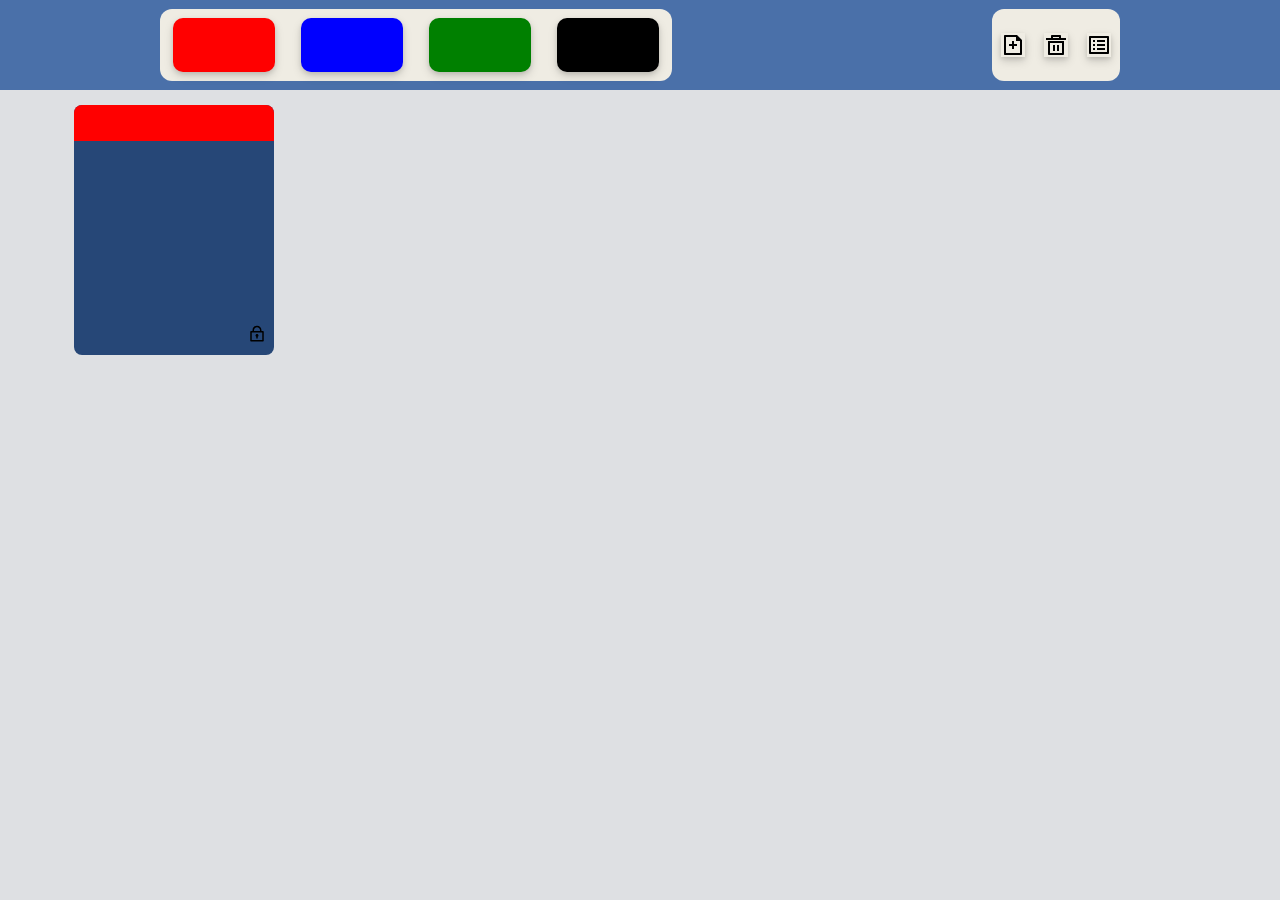
<file: taskManager/taskManager.html>
<!DOCTYPE html>
<html lang="en">
<head>
  <meta charset="UTF-8">
  <meta name="viewport" content="width=device-width, initial-scale=1.0">
  <title>Task Manager</title>
  <link rel="stylesheet" href="taskManager.css">
</head>
<body>
  <nav class="nav">
    <div class="color_container">
      <div class="color red"></div>
      <div class="color blue"></div>
      <div class="color green"></div>
      <div class="color black"></div>
    </div>

    <div class="function_container">
      <div class="add_ticket_button">
          <svg xmlns="http://www.w3.org/2000/svg" viewBox="0 0 24 24" width="24" height="24" fill="currentColor"><path d="M15 4H5V20H19V8H15V4ZM3 2.9918C3 2.44405 3.44749 2 3.9985 2H16L20.9997 7L21 20.9925C21 21.5489 20.5551 22 20.0066 22H3.9934C3.44476 22 3 21.5447 3 21.0082V2.9918ZM11 11V8H13V11H16V13H13V16H11V13H8V11H11Z"></path></svg>
      </div>
      <div class="ticket_delete_button">
          <svg xmlns="http://www.w3.org/2000/svg" viewBox="0 0 24 24" width="24" height="24" fill="currentColor"><path d="M4 8H20V21C20 21.5523 19.5523 22 19 22H5C4.44772 22 4 21.5523 4 21V8ZM6 10V20H18V10H6ZM9 12H11V18H9V12ZM13 12H15V18H13V12ZM7 5V3C7 2.44772 7.44772 2 8 2H16C16.5523 2 17 2.44772 17 3V5H22V7H2V5H7ZM9 4V5H15V4H9Z"></path></svg>
      </div>
      <div class="show_all_ticket">
          <svg xmlns="http://www.w3.org/2000/svg" viewBox="0 0 24 24" width="24" height="24" fill="currentColor"><path d="M2 4C2 3.44772 2.44772 3 3 3H21C21.5523 3 22 3.44772 22 4V20C22 20.5523 21.5523 21 21 21H3C2.44772 21 2 20.5523 2 20V4ZM4 5V19H20V5H4ZM6 7H8V9H6V7ZM8 11H6V13H8V11ZM6 15H8V17H6V15ZM18 7H10V9H18V7ZM10 15H18V17H10V15ZM18 11H10V13H18V11Z"></path></svg>
      </div>
    </div>
  </nav>
<div class="ticket_container_box">
<div class="ticket_box">
  <div class="ticket_color red"></div>
  <div class="ticket_lock"><svg xmlns="http://www.w3.org/2000/svg" viewBox="0 0 24 24" width="18" height="18" fill="currentColor"><path d="M6 8V7C6 3.68629 8.68629 1 12 1C15.3137 1 18 3.68629 18 7V8H20C20.5523 8 21 8.44772 21 9V21C21 21.5523 20.5523 22 20 22H4C3.44772 22 3 21.5523 3 21V9C3 8.44772 3.44772 8 4 8H6ZM19 10H5V20H19V10ZM11 15.7324C10.4022 15.3866 10 14.7403 10 14C10 12.8954 10.8954 12 12 12C13.1046 12 14 12.8954 14 14C14 14.7403 13.5978 15.3866 13 15.7324V18H11V15.7324ZM8 8H16V7C16 4.79086 14.2091 3 12 3C9.79086 3 8 4.79086 8 7V8Z"></path></svg></div>
</div>
</div>


<div class="ticket_create_box hide">
  <textarea class="ticket_text_add"></textarea>
     <div class="color_chise_container">
      <div class="color_chose red"></div>
      <div class="color_chose blue"></div>
      <div class="color_chose green"></div>
      <div class="color_chose black"></div>
    </div>
</div>

</body>
<script src="taskManager.js"></script>
</html>
</file>
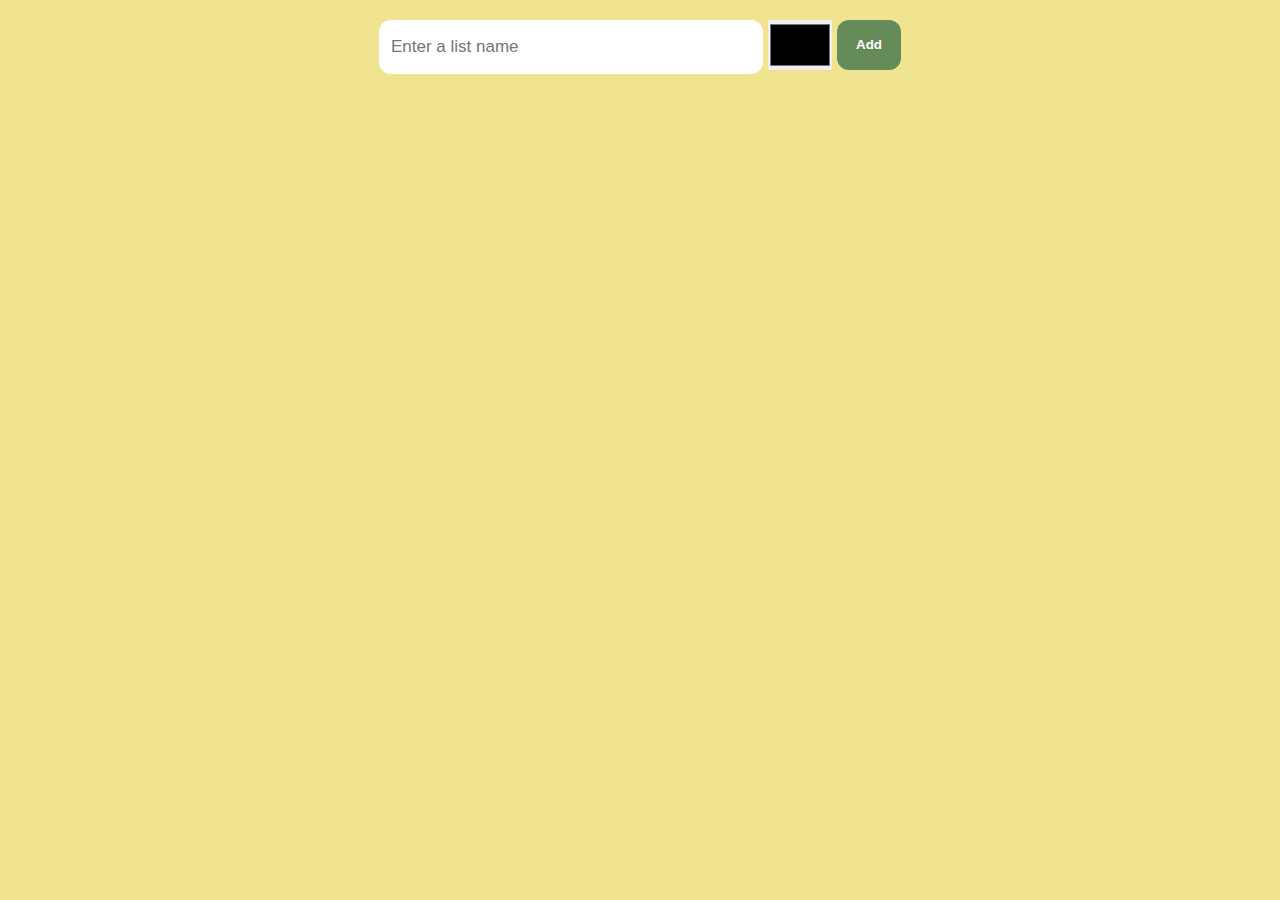
<file: TodoList/todoList.html>
<!DOCTYPE html>
<html lang="en">
<head>
  <meta charset="UTF-8">
  <meta name="viewport" content="width=device-width, initial-scale=1.0">
  <title>Todo List</title>
  <link rel="stylesheet" href="todoList.css">
</head>
<body>
  <div class="inputContainer">
    <input id="input" type="text" placeholder="Enter a list name">
    <input id="color" type="color">
    <button id="addBtn">Add</button>
  </div>
  <div class="taskContainer">

  </div>
</body>
 <script src="todoList.js"></script>
</html>
</file>
<file: burgerKingCloneUI/style.css>
* {
  margin: 0;
  padding: 0;
  box-sizing: border-box;
}
body {
  background-color: rgb(248, 246, 243);
  overflow-x: hidden;
font-family: "Cinzel", "Georgia", serif;
font-weight: 900;
}
.navContainer {
  width: 100%;
  height: 75px; /* FIXED */
  position: fixed;
  top: 0;
  left: 0;
  display: flex;
  align-items: center;
  background-color: white;
  font-weight: 900;
}

.logo {
  width: 85px;
  height: 85px;
  margin-left: 70px;
  margin-top: 10px;
  justify-content: center;
  align-items: center;
  border-radius: 45%;
  background-color: white;
}
.deliveryButton {
  width: 25vw;
  display: flex;
  list-style: none;
  margin-left: 30px;
  justify-content: center;
  align-items: center;
  justify-content: space-around;
  margin-left: 15px;
  color: rgb(111, 60, 47);
  background-color: rgb(255, 255, 255);
}
.Delevery {
  color: rgb(153, 153, 153);
}
.hr {
  transform: rotate(90deg);
  width: 20px;
  height: 0.1;
  margin-left: 5px;
}
.searchContainer {
  display: flex;
  width: 20vw;
  height: 35px;
  align-items: center;
  background-color: rgb(251, 250, 248);
  border-radius: 25px 25px 25px 25px;
}
.searchContainer > .searchContainerItem {
  margin-left: 30px;
}
.moreOption {
  color: rgb(130, 130, 130);
  width: 35vw;
  font-weight: 900;
  display: flex;
  justify-content: space-around;
  align-items: center;
  list-style: none;
  margin-left: 50px;
}
.SearchIcon {
  width: 10vw;
  display: flex;
  justify-content: center;
  align-items: center;
}
.maincontainer {
  width: 100%;
  margin-top: 75px;
}
.menu {
  display: flex;
  width: 80%;
  justify-content: space-between;

  margin: auto;
  align-items: center;

  padding: 20px 30px;
  margin-top: 40px;
}
.ourMenu {
  font-weight: 900;
  font-size: 30px;
}
.menuContainer {
  background: linear-gradient(
    to bottom,
    #f6e6d8 0%,
    /* light peach */ #f4dfc9 25%,
    /* creamy */ #f8f3ea 60%,
    /* very light */ #ffffff 100% /* white */
  );
  display: flex;
  width: 100%;
  height: 30vh;
}
.menuContainerList {
  width: 80%;
  display: flex;
  justify-content: space-between;
  margin: auto;
  margin-top: 5px;
}

.takeOfCombose {
  background-color: rgb(255, 255, 255);
  height: 16vh;
  width: 16vh;
  text-align: center;
  border-radius: 5px;
  font-weight: 900;
  font-size: 1.1rem;
}
.exploreFullMenu {
  width: 23vw;
  height: 7vh;
  background-color: rgb(111, 60, 47);

  display: flex; /* put flex here */
  justify-content: center; /* horizontally center */
  align-items: center; /* vertically center */
  text-align: center;
  border-radius: 25px;
  margin: auto;
  margin-top: 30px;
  margin-bottom: 50px;
}
.exploreFullMenuText {
  color: white;
  font-weight: 900;
  font-size: 1.3rem;
}
.burgerBanner2 {
  width: 85%;
  display: flex;
  margin: auto;
  border-radius: 10px;
  overflow: hidden;
 margin-bottom: 40px;
}
.disclaimer {
  font-size: 0.8rem;
  width: 50%;
  display: flex;

  justify-content: center;
  margin: auto;
}
footer {
  background-color: rgb(50,50,49);
}
.footeMain{
 background-color: rgb(50,50,49);
 height: 60vh;
}
.footer{
  width: 100%;
  height: 40vh;
 display: flex;
 justify-content: center;
 
}
.footerContainer{
  margin-top: 85px;
  width: 85%;
  height: 25vh;
  
  display: flex;
  justify-content: space-between;
}
.infoList{
  color: rgb(176,176,176);
  margin-top: 20px;
  list-style: none;
}
.download{
  display: flex;
 
  list-style: none;
   margin-top: 20px;
}

.line{
  display: flex;
  align-items: center;
  margin: auto;
height: 1px;
 width: 85%;
 background-color: rgb(66,66,65);
}
.navButtom{
  width: 85%;
  height: 15%;
  display: flex;
  margin: auto;
  margin-top: 30px;
  justify-content: space-between;

}
.navLog{
 background-color: rgb(50,50,49);
 width: 55px;
 height: 60px;
}
.social-icons {
  display: flex;
  gap: 18px;
  padding: 0;
  margin: 0;
  list-style: none;
  align-items: center;
}
.social-icons li { display: inline-block; }
.social-icons svg { display: block; }
</file>
<file: Colorful Box Maker/colorBox.css>
* {
  margin: 0;
  padding: 0;
  box-sizing: border-box;
  font-family: "Poppins", sans-serif;
}

body {
  min-height: 100vh;
  width: 100%;
  background: linear-gradient(135deg, #5a00ff, #00a2ff);
  display: flex;
  flex-direction: column;
  align-items: center;
  padding: 30px 20px;
}


/* ---------------------------------------------------- */
/* INPUT CONTAINER */
/* ---------------------------------------------------- */

.inputContainer {
  width: 90%;
  display: flex;
  gap: 12px;
  justify-content: center;
  margin-bottom: 25px;
  flex-wrap: wrap; /* ensures mobile breaks correctly */
}


/* All input fields */
#input,
#textInput,
#color {
  height: 50px;
  border-radius: 12px;
  border: none;
  outline: none;
  font-size: 1rem;
  font-weight: 500;
  background: #fff;
  padding: 0 15px;
  box-shadow: 0 4px 10px rgba(0,0,0,0.15);
}


/* Placeholder mobile fix */
#input::placeholder,
#textInput::placeholder {
  color: #555;
  opacity: 1;              /* makes placeholder fully visible */
  font-size: 1rem;         /* bigger text for readability */
}


/* Width control */
#input,
#textInput {
  width: 28%;
  min-width: 200px;
}


/* Color Picker FIX */
#color {
  width: 70px;
  padding: 0;
  cursor: pointer;
}


/* Remove default swatch border */
#color::-webkit-color-swatch-wrapper {
  padding: 0;
  border-radius: 12px;
}

#color::-webkit-color-swatch {
  border-radius: 12px;
  border: none;
}


/* ---------------------------------------------------- */
/* BUTTON */
/* ---------------------------------------------------- */

#button {
  height: 50px;
  padding: 0 25px;
  background: #00ffb3;
  border-radius: 12px;
  border: none;
  cursor: pointer;
  font-weight: bold;
  font-size: 1rem;
  box-shadow: 0 4px 12px rgba(0,0,0,0.2);
  transition: .3s ease;
}

#button:hover {
  transform: scale(1.1);
  background: #00d292;
}


/* ---------------------------------------------------- */
/* BOX CONTAINER */
/* ---------------------------------------------------- */

#boxContainer {
  width: 95%;
  display: flex;
  flex-wrap: wrap;
  gap: 22px;
  justify-content: center;
  margin-top: 20px;
}


/* ---------------------------------------------------- */
/* BOX STYLING */
/* ---------------------------------------------------- */

.square {
  height: 140px;
  width: 140px;
  border-radius: 18px;
  display: flex;
  justify-content: center;
  align-items: center;

  font-size: 1.2rem;
  font-weight: 600;
  color: white;

  background: rgba(255,255,255,0.10);
  backdrop-filter: blur(12px);
  border: 2px solid rgba(255,255,255,0.3);

  box-shadow:
    0 6px 15px rgba(0,0,0,0.2),
    inset 0 0 18px rgba(255,255,255,0.08);

  transition: 0.3s ease-in-out;
}

.square:hover {
  transform: translateY(-8px) scale(1.07);
  box-shadow:
    0 12px 25px rgba(0,0,0,0.35),
    inset 0 0 25px rgba(255,255,255,0.12);
}


/* ---------------------------------------------------- */
/* MOBILE RESPONSIVENESS */
/* ---------------------------------------------------- */

@media (max-width: 480px) {
  .inputContainer {
    gap: 10px;
  }

  #input,
  #textInput {
    width: 85%;
    height: 48px;
  }

  #color {
    width: 60px;
    height: 48px;
  }

  #button {
    width: 85%;
    height: 48px;
  }

  .square {
    height: 120px;
    width: 120px;
  }
}
</file>
<file: lightToggleProject/light.css>
*{
  margin: 0;
  padding: 0;
  box-sizing: border-box;
}

.blubContainer .blub_image{
  width: 40vw;
  height: 70vh;
  border: 2px solid black;
  display: flex;
  justify-content: center;
  align-items: center;
  margin: auto;
  margin-top: 20px;
  
}

p{
  text-align: center;
  font-size: 2.5rem;
  font-weight: bold;
 
}
</file>
<file: netflixCloneUI/style.css>
*{
  margin: 0;
  padding: 0;
  box-sizing: border-box;
}
body{
  background-color: rgb(0,0,0);
 
}
.mainContainer{
  background-image: url(./image/netflixBanner.jpg);
  width: 100%;
  height: 105vh;
}
.blackTransparency{
   width: 100%;
  height: 105vh;
background: linear-gradient(
  to top,
  rgba(0, 0, 0, 1) 0%,
  rgba(0, 0, 0, 0.65) 40%,
  rgba(0, 0, 0, 0.35) 70%,
  rgba(0, 0, 0, 0.1) 90%,
  rgba(0, 0, 0, 2) 99%
);


}
.netflixContainerLogin{
  width: 80%;
  height: 12vh;
  margin: auto;
  display: flex;
 align-items: end;
 justify-content: space-between;
 list-style: none;
}
.netflixLogo{
  width: 150px;
  height: 60px;
  display: flex;

}
.singIn{
  display: flex;
  font-size: 1.3rem;
   color: white;
   font-weight: 500;
}
.language{
 padding-left: 10px;
  border: 1.5px solid rgb(87,87,87);
  margin-right: 15px;
  border-radius: 5px;
}
.UnlimitedMovies{
  color: white;
  width: 40%;
  height: 40vh;
  margin: auto;
  margin-top: 25vh;
 
  list-style: none;
 
  display: flex;
  flex-direction: column;
  align-items: center;
  justify-content: space-between;
}
.moviesHeading{
font-size: 4rem;
font-weight: bold;
}
.emailContainer{
  width: 100%;
  height: 10vh;
  display: flex;
 
  justify-content: space-around;
  align-items: end;
}
.emailInput{
  background-color: rgb(16,16,16);
  width: 24vw;
  height: 7vh;
  border-radius: 5px;
  border: 1px solid rgb(93,94,94);
  color: rgb(243, 238, 238);
   padding-left: 12px;  
   font-weight: 700;
}
input::placeholder {
  color: rgb(193, 188, 188);     
}
.getstart{
  width: 210px;
  height: 47px;
  border-radius: 5px;
  background-color: rgb(229,9,20);
  color: white;
  font-weight: bold;
  font-size: 1.5rem;
  border: none;
}

.terndingNow{
  display: grid;
  grid-template-columns: repeat(5, 15vw); 
  grid-template-rows: 40vh; 
  gap: 30px; 
  width: 80%;
 
  margin: auto;
  height: 40vh;
}

.movie1{
  background-image:url(https://occ-0-2484-2164.1.nflxso.net/dnm/api/v6/mAcAr9TxZIVbINe88xb3Teg5_OA/AAAABU_Fh4xbFDYguh3FqZEf5iceSCLJvO1Oo-VOc9xdk1ruOZHFHw8K0KhWtWYC7XswQJgdqkNCyKmXftvcBpnuJfrjTpYJuomPimc.webp?r=a26);

  border-radius: 5px;
background-size: cover;
  background-repeat: no-repeat;
}


.movie2{
 background-image:url(https://occ-0-2484-2164.1.nflxso.net/dnm/api/v6/mAcAr9TxZIVbINe88xb3Teg5_OA/AAAABQFmi2qrQTOShMevIIgOcMdy2h-nqU5swZHnjzJZJbnfTO_oJnzTZp4B8KKOEPMq0DzI2z5-XE4bjchCAQYlPvWR1jBzggTo3sM.webp?r=960);
  border-radius: 5px;
background-size: cover;
  background-repeat: no-repeat;
}
.movie3{
 background-image:url(https://occ-0-2484-2164.1.nflxso.net/dnm/api/v6/mAcAr9TxZIVbINe88xb3Teg5_OA/AAAABVCzd41nKAatdvwy0DT1M5D-xSzSdBdKklegmczhdyKYvEEwunaUUcE5xr7Zjkn9Ywhm3n-2g0wi5s1nB3J1bAhe8t3j0ENBjxw.webp?r=267);

  border-radius: 5px;
background-size: cover;
  background-repeat: no-repeat;
}.movie4{
 background-image:url(https://occ-0-2484-2164.1.nflxso.net/dnm/api/v6/mAcAr9TxZIVbINe88xb3Teg5_OA/AAAABXofeOBMXfake2UpvS5aFutul0vL1os5iYG20jqPr6_CIZz7qEqvCqNXmIU067p1VhsR0lI1FDQBpMdmsupJ_6BaGVGcv-8SnP9DEaXEY3Jp8rvUHARX3b1iQhLn3rpbw8W_.webp?r=184);

  border-radius: 5px;
background-size: cover;
  background-repeat: no-repeat;
}
.movie5{
  background-image:url(https://occ-0-2484-2164.1.nflxso.net/dnm/api/v6/mAcAr9TxZIVbINe88xb3Teg5_OA/AAAABXuxnTub5falOGY9MXXmFvUqTEHS-jYkcWNjQr7OAdPRQ7mtHheMBLi4uJi9rhLCLcsfHlrNXWRbuNGcCWRkJUoWlT92oqoEoWE.webp?r=00a);

  border-radius: 5px;
background-size: cover;
  background-repeat: no-repeat;
}

.movieNo {
  font-size: 6rem;     
  font-weight: 900;   
  color: black;       
  display: flex;
  margin-top: 23vh;
   -webkit-text-stroke: 2px white;  
 
  transform: translateX(-20px); 
 
}



.moreReasonJoin{
  width: 80%;
  height: 40vh;
}
.enjoyYourTV{
   display: grid;
  grid-template-columns: repeat(4, 20vw); 
  grid-template-rows: 40vh; 
  gap: 20px; 
  width: 80%;
 
  margin: auto;
  height: 40vh;
}
.enjoyYourTVList{
    background: linear-gradient(135deg, #1b1b36, #3b103c); 
    border-radius: 20px;
    padding: 25px;
    color: white;
    position: relative;
    box-shadow: 0px 0px 20px rgba(255, 255, 255, 0.05);
    overflow: hidden;
}
.enjoyYourTVList h3 {
  font-size: 22px;
  margin-bottom: 10px;
}

.enjoyYourTVList p {
  font-size: 15px;
  color: #d4d4d4;
  line-height: 1.4;
  width: 80%;
}
.tvIcon {
  width: 80px;
  position: absolute;
  bottom: 20px;
  right: 20px;
  border-radius: 10px;
}



.frequentlyAskedQuestions{
  width: 85%;          

  height: 85vh;
  margin: auto;
  margin-top: 20vh;
 
}
.askedQuestion{
  background-color: rgb(48, 47, 47);
 color: white;
 font-size: 2rem;
  width: 100%;
  height: 12vh;
  margin-bottom: 7px;

   display: flex;
justify-content: space-between;
padding-right: 40px;
padding-left: 18px;
align-items: center;
}


.emailContainer2{
  width: 55%;
  height: 10vh;
  display: flex;
 margin: auto;
  justify-content: space-around;
  align-items: end;
}
.emailInput2{
  background-color: rgb(16,16,16);
  width: 40vw;
  height: 8vh;
  border-radius: 5px;
  border: 1px solid rgb(93,94,94);
  color: rgb(239, 236, 236);
   padding-left: 12px;  
   font-weight: 700;
}
.getstart2{
  width: 30vh;
  height: 8vh;
  border-radius: 5px;
  background-color: rgb(229,9,20);
  color: white;
  font-weight: bold;
  font-size: 1.5rem;
  border: none;
}
.footerContainer{
  height: 80vh;
  width: 100%;
  margin-top: 15vh;
}
.question{
  width: 80%;
  height: 60vh;
  margin: auto;
  padding-right: 15vw;
 
}
.faq{
  color: rgb(157,157,157);
  display: flex;
 justify-content: space-between;
 
}
.aqList{
 list-style: none;

}
.aqList li {
  margin-bottom: 15px;  
}
.language2{
  margin-top: 6vh;
padding-left: 15px;
  border: 1.5px solid rgb(87,87,87);
  margin-right: 20px;
  border-radius: 5px;
}
</file>
<file: taskManager/taskManager.css>
*{
  margin: 0;
  padding: 0;
  box-sizing: border-box;
}
body{
   background-color: #dee0e3;
}
.nav{
  height: 10vh;
  width: 100vw;
  background-color: #4A70A9;
  display: flex;
  justify-content: space-around;
  align-items: center;
}
.color_container{
  height: 8vh;
  width: 40vw;
  background-color: #EFECE3;
  border-radius: 12px;
  display: flex;
  justify-content: space-around;
  align-items: center;

}
.color{
  height: 6vh;
  width: 20%;
  border-radius: 10px;
   box-shadow: 
    0 2px 4px rgba(0, 0, 0, 0.1),
    0 4px 10px rgba(0, 0, 0, 0.15);
}
.color:hover {
  cursor: pointer;
  box-shadow: 
    0 4px 8px rgba(0, 0, 0, 0.15),
    0 6px 15px rgba(0, 0, 0, 0.20);
}
.red{
  background-color: red;
}
.blue{
  background-color: blue;
}
.green{
  background-color: green;
}
.black{
  background-color: black;
}

.function_container{
  height: 8vh;
  width: 10vw;
  background-color: #EFECE3;
  border-radius: 12px;
  display: flex;
  justify-content: space-around;
  align-items: center;
}
.add_ticket_button,
.ticket_delete_button,
.show_all_ticket {
  position: relative;
  display: flex;
  align-items: center;
  justify-content: center;
  cursor: pointer;
   box-shadow: 
    0 2px 4px rgba(0, 0, 0, 0.1),
    0 4px 10px rgba(0, 0, 0, 0.15);
}

.add_ticket_button::after {
   content: "Add Ticket"; 
  position: absolute;
  bottom: -30px;
  font-size: 1rem;
    width: max-content;  
  opacity: 0;
 background: #4A70A9;
 color: white;
 border-radius: 4px;
 padding: 1px;
 
 
}
.add_ticket_button:hover::after{
  opacity: 1;
  
}
.ticket_delete_button::after {
 content: "Ticket Delete"; 
  position: absolute;
  bottom: -30px;
  font-size: 1rem;
    width: max-content;  
  opacity: 0;
 background: #4A70A9;
 color: white;
 border-radius: 4px;
 padding: 1px;
}
.ticket_delete_button:hover::after {
 opacity: 1;
}
.show_all_ticket::after {
  content: "Show All ticket"; 
  position: absolute;
  bottom: -30px;
  font-size: 1rem;
    width: max-content;  
  opacity: 0;
 background: #4A70A9;
 color: white;
 border-radius: 4px;
 padding: 1px;
}
.show_all_ticket:hover::after {
  opacity: 1;
}
.ticket_container_box{
  height: 90vh;
  width: 90vw;
  display: flex;
  margin: auto;
  justify-content: flex-start;
  align-items: flex-start;
 flex-wrap: wrap;
}

.ticket_box{
  height: 250px;
  width: 200px;
  border-radius: 8px;
  overflow: hidden;  
  position: relative;        
  background-color: #264777;
  margin-top: 15px;
  margin-left: 10px;
  cursor: pointer;
}
.ticket_color{
   height: 4vh;
  width: 100%;
  
}
  .ticket_lock {
  position: absolute;
  bottom: 8px;
  right: 8px;
  cursor: pointer;
}
.ticket_text_add{
 height: 30vh;      
  width: 100%; 
  background-color: #4A70A9;
  resize: none;
  border-radius: 8px;
  outline: none;
  border: none;
  font-size: 1.2rem;
  padding: 10px;
}
.hide{
  display: none;
}
.ticket_create_box {
   height: 40vh;      
  width: 30vw; 
  resize: none;
  border-radius: 8px;
position: fixed;
top: 80px;
left: 35%;
padding: 10px;  
}

.color_chise_container{
  height: 8vh;
  width: 100%;
  background-color: #5e7ca8;
   display: flex;
  justify-content: space-around;
  align-items: center;
border-radius: 8px;
}

.color_chose{
   height: 6vh;
  width: 20%;
  border-radius: 10px;
   box-shadow: 
    0 2px 4px rgba(0, 0, 0, 0.1),
    0 4px 10px rgba(0, 0, 0, 0.15);
}

.color_chose:hover{
  cursor: pointer;
  box-shadow: 
    0 4px 8px rgba(0, 0, 0, 0.15),
    0 6px 15px rgba(0, 0, 0, 0.20);
}
</file>
<file: TodoList/todoList.css>
*{
  margin: 0;
  padding: 0;
  box-sizing: border-box;
  
}

body{
  background-color: #F0E491;
 padding: 20px;
  display: flex;
  justify-content: center;
  align-items: center;
  flex-direction: column;
 
}


.inputContainer{
  display: flex;
  margin-bottom: 20px;
}

#input{
  width: 30vw;
  height: 6vh;
  border-radius: 12px;
  border: none;
  outline: none;
  padding: 12px;
  font-size: 17px;
}

#addBtn{
  
  width: 5vw;
  height: 5.5vh;
  border-radius: 12px;
  border: none;
  outline: none;
  background-color: #658C58;
  color: white;
  font-weight: 600;
  cursor: pointer;
 margin-left: 5px;
}

#addBtn:hover{
  background-color: #48693e;
}


.taskContainer{
  padding: 10px;
  width: 32vw;
}


.task{
 color: white;
  width: 100%;
  border-radius: 14px;
  padding: 12px 16px;
  margin-bottom: 10px;
  display: flex;
  justify-content: space-between;
  align-items: center;
  font-size: 16px;
}

.deletBtn{
  cursor: pointer;
}

#color{
   width: 5vw;
  height: 5.5vh;
  border: none;
  outline: none;
  cursor: pointer;
 margin-left: 5px;
}
</file>
